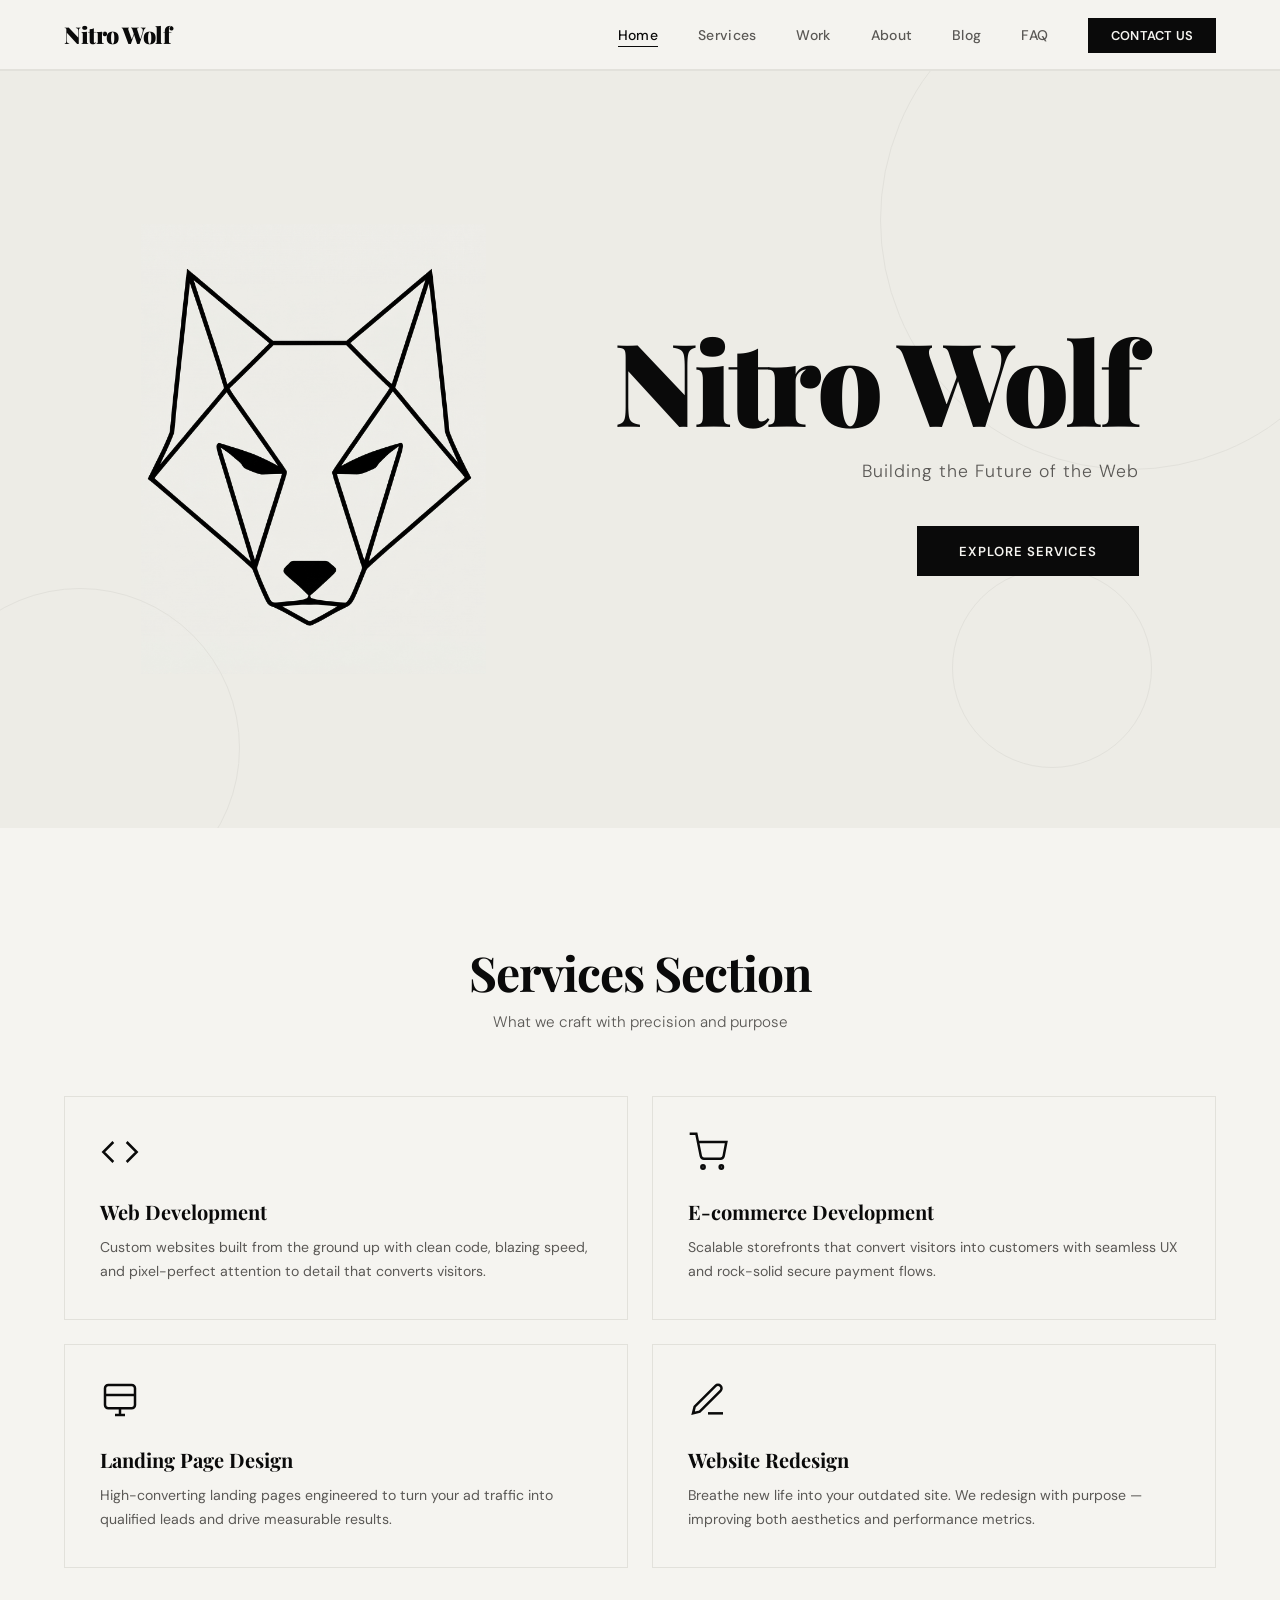
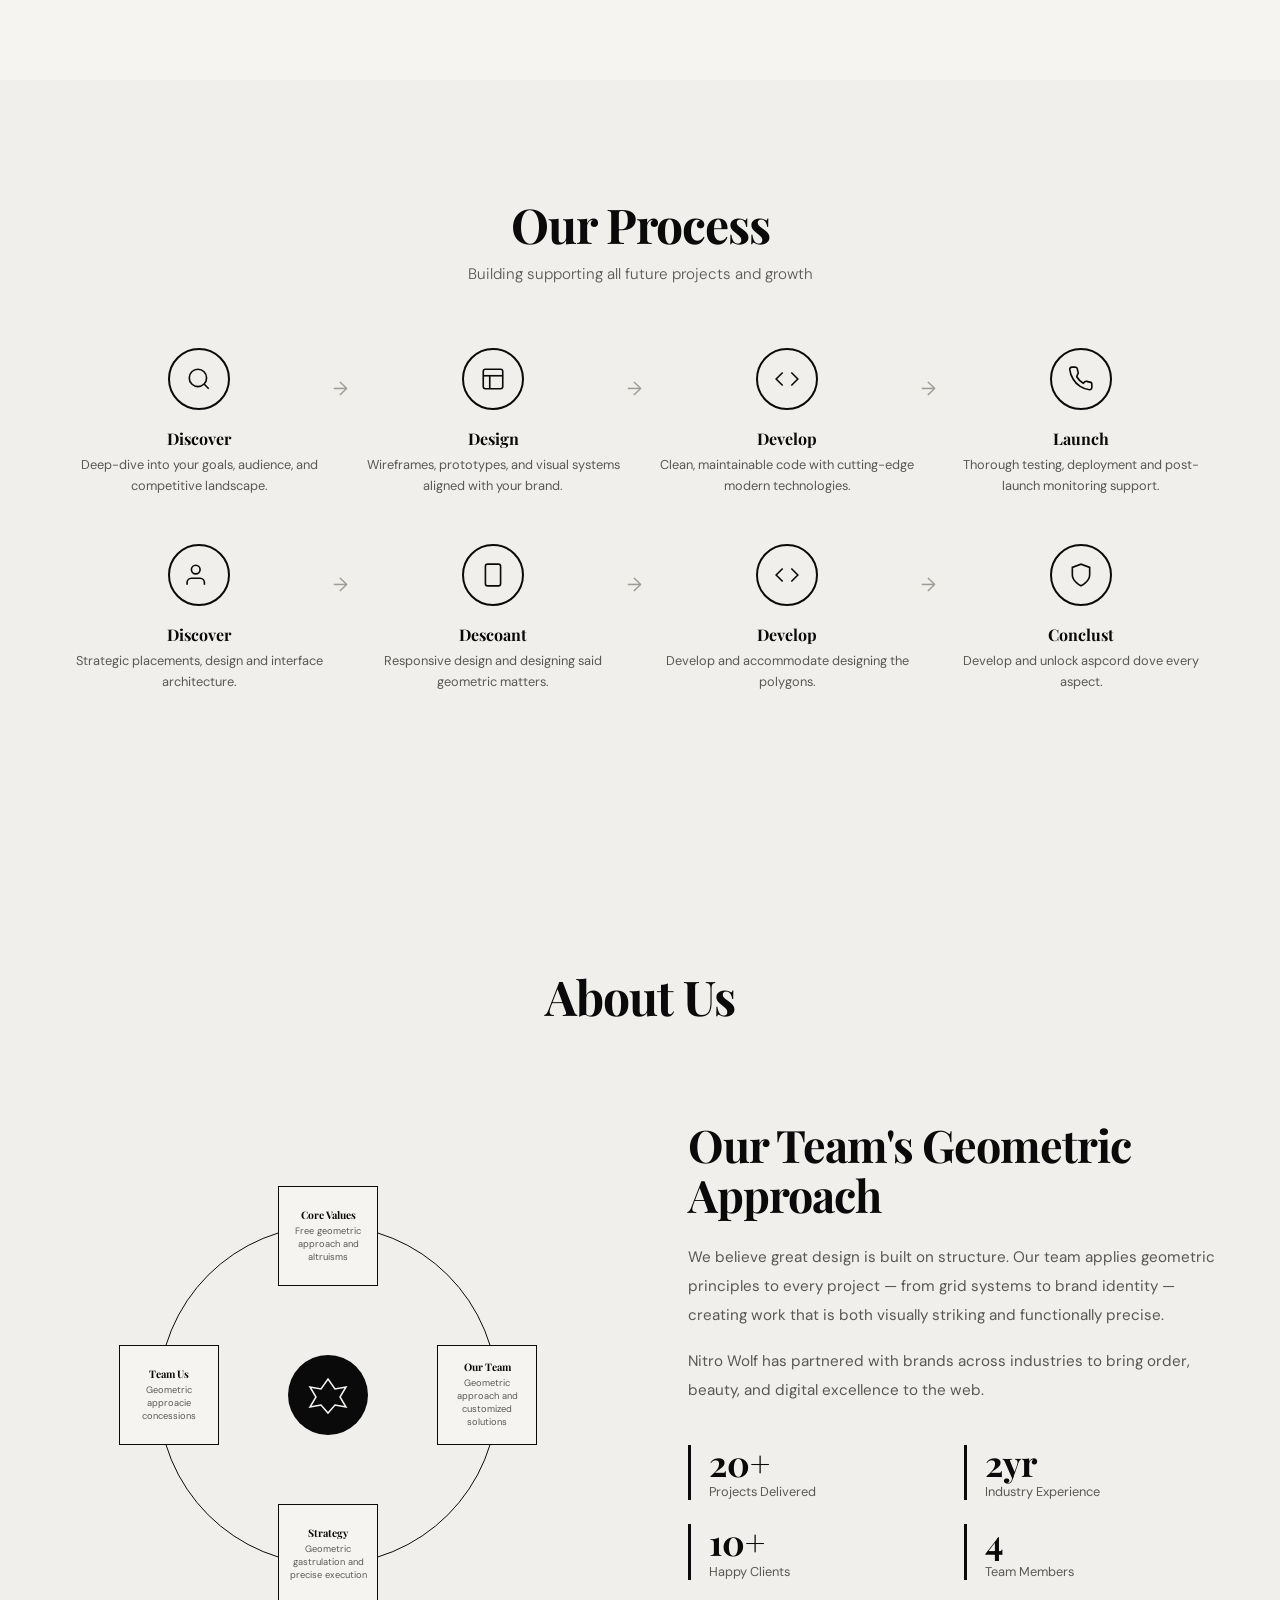
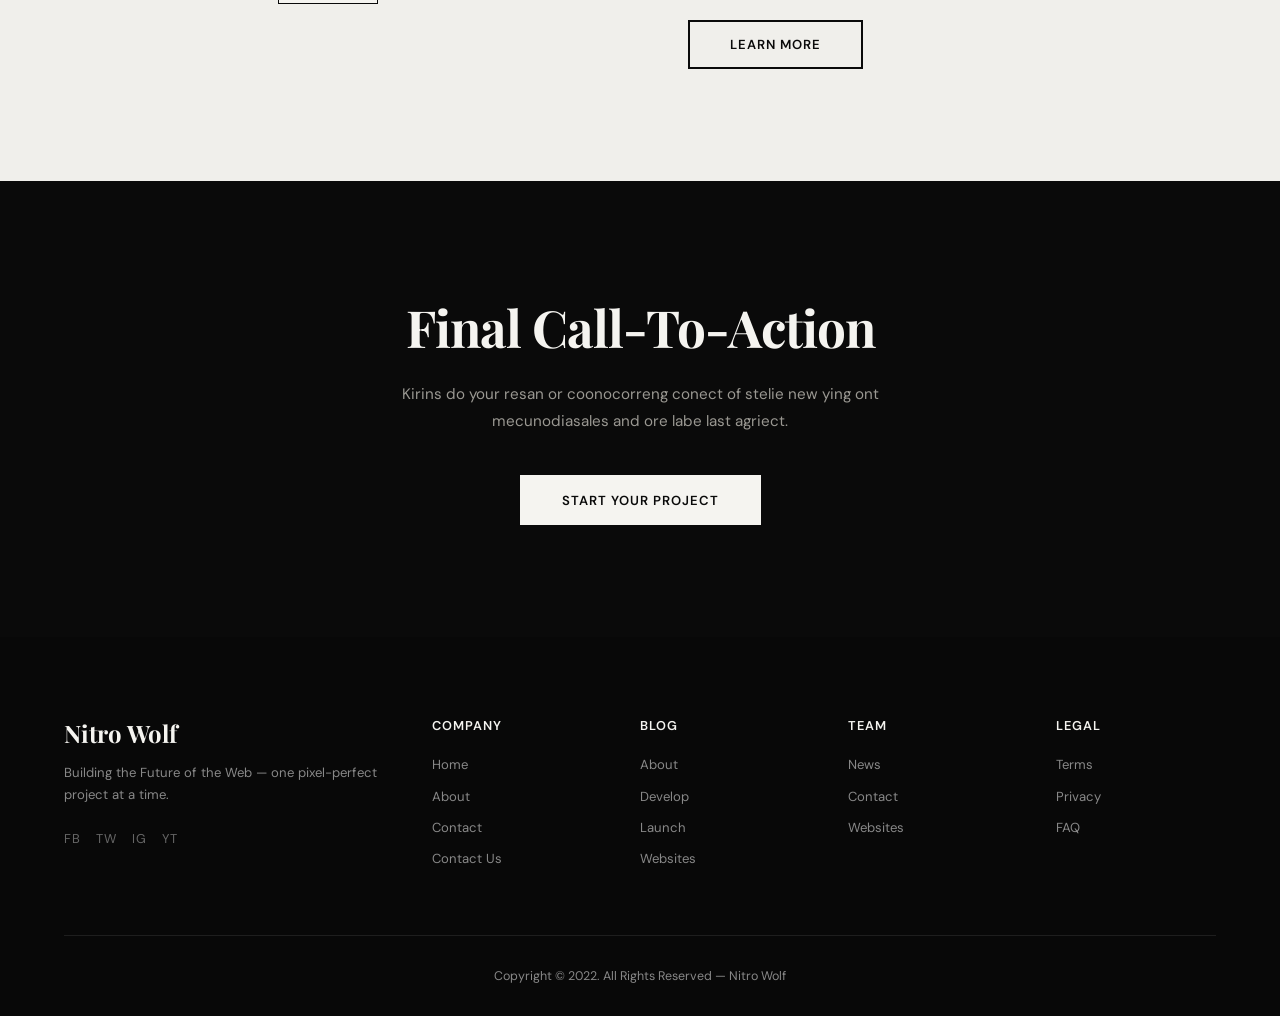
<file: index.html>
<!DOCTYPE html>
<html lang="en">
<head>
  <meta charset="UTF-8" />
  <meta name="viewport" content="width=device-width, initial-scale=1.0" />
  <meta name="description" content="Nitro Wolf – Building the Future of the Web. Web Design & Development Agency." />
  <title>Nitro Wolf – Building the Future of the Web</title>
  <link rel="stylesheet" href="styles.css" />
  <link rel="preconnect" href="https://fonts.googleapis.com" />
  <link href="https://fonts.googleapis.com/css2?family=Playfair+Display:ital,wght@0,700;0,900;1,700&family=DM+Sans:wght@300;400;500;600&display=swap" rel="stylesheet" />
</head>
<body>

<div id="page-loader">
  <div class="loader-wolf">
    <svg viewBox="0 0 80 80" fill="none" stroke-width="1.5">
      <polygon points="40,6 54,22 72,16 62,34 75,52 56,46 48,66 40,54 32,66 24,46 5,52 18,34 8,16 26,22" />
      <circle cx="40" cy="38" r="10" />
    </svg>
    <div class="loader-bar"><div class="loader-fill"></div></div>
  </div>
</div>

<!-- PAGE TRANSITION OVERLAY -->
<div id="page-transition"></div>

<nav role="navigation" aria-label="Main navigation">
  <div class="nav-inner">
    <a href="#" class="nav-logo" onclick="showPage('home'); return false;">Nitro Wolf</a>

    <ul class="nav-links">
      <li><a href="#" data-page="home"       onclick="showPage('home'); return false;"      class="active">Home</a></li>
      <li><a href="#" data-page="services"   onclick="showPage('services'); return false;">Services</a></li>
      <li><a href="#" data-page="work"       onclick="showPage('work'); return false;">Work</a></li>
      <li><a href="#" data-page="about-page" onclick="showPage('about-page'); return false;">About</a></li>
      <li><a href="#" data-page="blog-page"  onclick="showPage('blog-page'); return false;">Blog</a></li>
      <li><a href="#" data-page="faq"        onclick="showPage('faq'); return false;">FAQ</a></li>
      <li><a href="#" data-page="contact"    onclick="showPage('contact'); return false;" class="nav-cta">Contact Us</a></li>
    </ul>

    <button class="hamburger" id="hamburger-btn" aria-label="Toggle menu" aria-expanded="false">
      <span class="bar bar-top"></span>
      <span class="bar bar-mid"></span>
      <span class="bar bar-bot"></span>
    </button>
  </div>
</nav>

<!-- MOBILE MENU -->
<ul class="mobile-menu" id="mobile-menu" aria-label="Mobile navigation">
  <li><a href="#" data-page="home"       onclick="showPage('home'); return false;">Home</a></li>
  <li><a href="#" data-page="services"   onclick="showPage('services'); return false;">Services</a></li>
  <li><a href="#" data-page="work"       onclick="showPage('work'); return false;">Work</a></li>
  <li><a href="#" data-page="about-page" onclick="showPage('about-page'); return false;">About</a></li>
  <li><a href="#" data-page="blog-page"  onclick="showPage('blog-page'); return false;">Blog</a></li>
  <li><a href="#" data-page="faq"        onclick="showPage('faq'); return false;">FAQ</a></li>
  <li><a href="#" data-page="terms"      onclick="showPage('terms'); return false;">Terms</a></li>
  <li><a href="#" data-page="contact"    onclick="showPage('contact'); return false;">Contact Us →</a></li>
</ul>

<!-- ═══════════════════════════════════════════
     HOME PAGE
═══════════════════════════════════════════ -->
<div class="page" id="home">

  <!-- HERO -->
  <div class="hero">
    <div class="hero-ring hero-ring-1"></div>
    <div class="hero-ring hero-ring-2"></div>
    <div class="hero-ring hero-ring-3"></div>

      <img src="Change_the_background_colour_to_this_f0efeb_2k_delpmaspu.png" alt="">
      <polygon points="44,6 59,23 78,17 68,36 80,54 61,48 53,68 44,56 35,68 27,48 8,54 20,36 10,17 29,23"/>
      <circle cx="44" cy="40" r="11"/>
      <line x1="37" y1="34" x2="33" y2="27"/>
      <line x1="51" y1="34" x2="55" y2="27"/>
    </svg>

    <h1>Nitro Wolf</h1>
    <p class="hero-tagline">Building the Future of the Web</p>
    <div class="hero-cta">
      <a href="#" class="btn-primary" onclick="showPage('services'); return false;">Explore Services</a>
    </div>
  </div>

  <!-- SERVICES -->
  <div class="services-section">
    <section>
      <h2 class="section-title reveal">Services Section</h2>
      <p class="section-sub reveal reveal-delay-1">What we craft with precision and purpose</p>
      <div class="services-grid">
        <div class="service-card reveal reveal-delay-1">
          <svg viewBox="0 0 24 24"><polyline points="16,18 22,12 16,6"/><polyline points="8,6 2,12 8,18"/></svg>
          <h3>Web Development</h3>
          <p>Custom websites built from the ground up with clean code, blazing speed, and pixel-perfect attention to detail that converts visitors.</p>
        </div>
        <div class="service-card reveal reveal-delay-2">
          <svg viewBox="0 0 24 24"><circle cx="9" cy="21" r="1"/><circle cx="20" cy="21" r="1"/><path d="M1 1h4l2.68 13.39a2 2 0 0 0 2 1.61h9.72a2 2 0 0 0 2-1.61L23 6H6"/></svg>
          <h3>E-commerce Development</h3>
          <p>Scalable storefronts that convert visitors into customers with seamless UX and rock-solid secure payment flows.</p>
        </div>
        <div class="service-card reveal reveal-delay-3">
          <svg viewBox="0 0 24 24"><rect x="3" y="3" width="18" height="14" rx="2"/><line x1="3" y1="9" x2="21" y2="9"/><line x1="9" y1="21" x2="15" y2="21"/><line x1="12" y1="17" x2="12" y2="21"/></svg>
          <h3>Landing Page Design</h3>
          <p>High-converting landing pages engineered to turn your ad traffic into qualified leads and drive measurable results.</p>
        </div>
        <div class="service-card reveal reveal-delay-4">
          <svg viewBox="0 0 24 24"><path d="M12 20h9"/><path d="M16.5 3.5a2.121 2.121 0 013 3L7 19l-4 1 1-4 12.5-12.5z"/></svg>
          <h3>Website Redesign</h3>
          <p>Breathe new life into your outdated site. We redesign with purpose — improving both aesthetics and performance metrics.</p>
        </div>
      </div>
    </section>
  </div>

  <!-- PROCESS -->
  <div class="process-section">
    <section>
      <h2 class="section-title reveal">Our Process</h2>
      <p class="section-sub reveal reveal-delay-1">Building supporting all future projects and growth</p>

      <div class="process-row">
        <div class="process-step reveal reveal-delay-1">
          <div class="step-circle">
            <svg viewBox="0 0 24 24"><circle cx="11" cy="11" r="8"/><line x1="21" y1="21" x2="16.65" y2="16.65"/></svg>
          </div>
          <h4>Discover</h4>
          <p>Deep-dive into your goals, audience, and competitive landscape.</p>
        </div>
        <div class="process-step reveal reveal-delay-2">
          <div class="step-circle">
            <svg viewBox="0 0 24 24"><rect x="3" y="3" width="18" height="18" rx="2"/><line x1="3" y1="9" x2="21" y2="9"/><line x1="9" y1="21" x2="9" y2="9"/></svg>
          </div>
          <h4>Design</h4>
          <p>Wireframes, prototypes, and visual systems aligned with your brand.</p>
        </div>
        <div class="process-step reveal reveal-delay-3">
          <div class="step-circle">
            <svg viewBox="0 0 24 24"><polyline points="16,18 22,12 16,6"/><polyline points="8,6 2,12 8,18"/></svg>
          </div>
          <h4>Develop</h4>
          <p>Clean, maintainable code with cutting-edge modern technologies.</p>
        </div>
        <div class="process-step reveal reveal-delay-4">
          <div class="step-circle">
            <svg viewBox="0 0 24 24"><path d="M22 16.92v3a2 2 0 0 1-2.18 2 19.79 19.79 0 0 1-8.63-3.07A19.5 19.5 0 0 1 4.69 12 19.79 19.79 0 0 1 1.65 3.4 2 2 0 0 1 3.62 1h3a2 2 0 0 1 2 1.72 12.84 12.84 0 0 0 .7 2.81 2 2 0 0 1-.45 2.11L8.09 9.91a16 16 0 0 0 6 6l1.27-1.27a2 2 0 0 1 2.11-.45 12.84 12.84 0 0 0 2.81.7A2 2 0 0 1 22 16.92z"/></svg>
          </div>
          <h4>Launch</h4>
          <p>Thorough testing, deployment and post-launch monitoring support.</p>
        </div>
      </div>

      <div class="process-row">
        <div class="process-step reveal reveal-delay-1">
          <div class="step-circle">
            <svg viewBox="0 0 24 24"><path d="M17 21v-2a4 4 0 0 0-4-4H5a4 4 0 0 0-4 4v2"/><circle cx="9" cy="7" r="4"/></svg>
          </div>
          <h4>Discover</h4>
          <p>Strategic placements, design and interface architecture.</p>
        </div>
        <div class="process-step reveal reveal-delay-2">
          <div class="step-circle">
            <svg viewBox="0 0 24 24"><rect x="5" y="2" width="14" height="20" rx="2"/><line x1="12" y1="18" x2="12.01" y2="18"/></svg>
          </div>
          <h4>Descoant</h4>
          <p>Responsive design and designing said geometric matters.</p>
        </div>
        <div class="process-step reveal reveal-delay-3">
          <div class="step-circle">
            <svg viewBox="0 0 24 24"><polyline points="16,18 22,12 16,6"/><polyline points="8,6 2,12 8,18"/></svg>
          </div>
          <h4>Develop</h4>
          <p>Develop and accommodate designing the polygons.</p>
        </div>
        <div class="process-step reveal reveal-delay-4">
          <div class="step-circle">
            <svg viewBox="0 0 24 24"><path d="M12 22s8-4 8-10V5l-8-3-8 3v7c0 6 8 10 8 10z"/></svg>
          </div>
          <h4>Conclust</h4>
          <p>Develop and unlock aspcord dove every aspect.</p>
        </div>
      </div>
    </section>
  </div>

  

  <!-- ABOUT SNIPPET -->
  <div style="background: var(--gray-100);">
    <section>
      <h2 class="section-title reveal">About Us</h2>
      <p class="section-sub reveal reveal-delay-1">Our Nitro Wolf is a passionate team with a geometric approach</p>
      <div class="about-grid">
        <div class="about-wheel-wrap reveal">
          <div class="wheel-ring">
            <div class="wheel-node n-top"><h5>Core Values</h5><p>Free geometric approach and altruisms</p></div>
            <div class="wheel-node n-right"><h5>Our Team</h5><p>Geometric approach and customized solutions</p></div>
            <div class="wheel-node n-bottom"><h5>Strategy</h5><p>Geometric gastrulation and precise execution</p></div>
            <div class="wheel-node n-left"><h5>Team Us</h5><p>Geometric approacie concessions</p></div>
            <div class="wheel-center">
              <svg viewBox="0 0 40 40">
                <polygon points="20,4 27,14 38,12 32,22 38,32 27,30 20,38 13,30 2,32 8,22 2,12 13,14"/>
              </svg>
            </div>
          </div>
        </div>
        <div class="about-text reveal reveal-delay-2">
          <h2>Our Team's Geometric Approach</h2>
          <p>We believe great design is built on structure. Our team applies geometric principles to every project — from grid systems to brand identity — creating work that is both visually striking and functionally precise.</p>
          <p>Nitro Wolf has partnered with brands across industries to bring order, beauty, and digital excellence to the web.</p>
          <div class="about-stats">
            <div class="stat"><div class="stat-num">20+</div><div class="stat-label">Projects Delivered</div></div>
            <div class="stat"><div class="stat-num">2yr</div><div class="stat-label">Industry Experience</div></div>
            <div class="stat"><div class="stat-num">10+</div><div class="stat-label">Happy Clients</div></div>
            <div class="stat"><div class="stat-num">4</div><div class="stat-label">Team Members</div></div>
          </div>
          <a href="#" class="btn-secondary" onclick="showPage('about-page'); return false;">Learn More</a>
        </div>
      </div>
    </section>
  </div>

  
 
  <!-- CTA BANNER -->
  <div class="cta-banner reveal">
    <h2>Final Call-To-Action</h2>
    <p>Kirins do your resan or coonocorreng conect of stelie new ying ont mecunodiasales and ore labe last agriect.</p>
    <a href="#" class="btn-white" onclick="showPage('contact'); return false;">Start Your Project</a>
  </div>

  <!-- FOOTER -->
  <footer>
    <div class="footer-grid">
      <div class="footer-brand">
        <h3>Nitro Wolf</h3>
        <p>Building the Future of the Web — one pixel-perfect project at a time.</p>
        <div class="social-links">
          <a href="#">FB</a><a href="#">TW</a><a href="#">IG</a><a href="#">YT</a>
        </div>
      </div>
      <div class="footer-col">
        <h4>Company</h4>
        <ul>
          <li><a href="#" onclick="showPage('home'); return false;">Home</a></li>
          <li><a href="#" onclick="showPage('about-page'); return false;">About</a></li>
          <li><a href="#" onclick="showPage('contact'); return false;">Contact</a></li>
          <li><a href="#" onclick="showPage('contact'); return false;">Contact Us</a></li>
        </ul>
      </div>
      <div class="footer-col">
        <h4>Blog</h4>
        <ul>
          <li><a href="#" onclick="showPage('about-page'); return false;">About</a></li>
          <li><a href="#" onclick="showPage('work'); return false;">Develop</a></li>
          <li><a href="#" onclick="showPage('work'); return false;">Launch</a></li>
          <li><a href="#" onclick="showPage('work'); return false;">Websites</a></li>
        </ul>
      </div>
      <div class="footer-col">
        <h4>Team</h4>
        <ul>
          <li><a href="#" onclick="showPage('about-page'); return false;">News</a></li>
          <li><a href="#" onclick="showPage('contact'); return false;">Contact</a></li>
          <li><a href="#" onclick="showPage('work'); return false;">Websites</a></li>
        </ul>
      </div>
      <div class="footer-col">
        <h4>Legal</h4>
        <ul>
          <li><a href="#" onclick="showPage('terms'); return false;">Terms</a></li>
          <li><a href="#" onclick="showPage('privacy'); return false;">Privacy</a></li>
          <li><a href="#" onclick="showPage('faq'); return false;">FAQ</a></li>
        </ul>
      </div>
    </div>
    <div class="footer-bottom">Copyright © 2022. All Rights Reserved — Nitro Wolf</div>
  </footer>
</div><!-- /#home -->


<!-- ═══════════════════════════════════════════
     SERVICES PAGE
═══════════════════════════════════════════ -->
<div class="page" id="services">
  <div class="page-hero dark">
    <h1>Our Services</h1>
    <p>Everything your digital presence needs — under one roof.</p>
  </div>

  <div class="services-detailed">
    <div class="service-block reveal">
      <div class="service-block-img">[ Web Development – Add Image Here ]</div>
      <div class="service-block-text">
        <h2>Web Development</h2>
        <p>We build websites that are fast, accessible, and built to last. From simple brochure sites to complex web applications, our development team delivers clean, maintainable code that performs at scale.</p>
        <ul class="feature-list">
          <li>Custom CMS Development</li>
          <li>React / Next.js Applications</li>
          <li>Performance Optimization</li>
          <li>API Integration</li>
          <li>Ongoing Maintenance</li>
        </ul>
        <a href="#" class="btn-primary" onclick="showPage('contact'); return false;">Get a Quote</a>
      </div>
    </div>

    <div class="service-block reverse reveal">
      <div class="service-block-img">[ E-commerce – Add Image Here ]</div>
      <div class="service-block-text">
        <h2>E-commerce Development</h2>
        <p>Sell more with storefronts built for conversion. We design and develop Shopify, WooCommerce, and custom e-commerce experiences that delight shoppers and drive revenue.</p>
        <ul class="feature-list">
          <li>Shopify &amp; WooCommerce</li>
          <li>Custom Checkout Flows</li>
          <li>Product Page Optimization</li>
          <li>Payment Gateway Integration</li>
          <li>Inventory Management Systems</li>
        </ul>
        <a href="#" class="btn-primary" onclick="showPage('contact'); return false;">Get a Quote</a>
      </div>
    </div>

    <div class="service-block reveal">
      <div class="service-block-img">[ Landing Page – Add Image Here ]</div>
      <div class="service-block-text">
        <h2>Landing Page Design</h2>
        <p>Every ad click deserves a destination that converts. We design landing pages that capture attention in seconds and guide visitors towards your desired action with clarity and confidence.</p>
        <ul class="feature-list">
          <li>CRO-Focused Design</li>
          <li>A/B Testing Ready</li>
          <li>Lead Capture Forms</li>
          <li>Fast Load Times</li>
          <li>Analytics Integration</li>
        </ul>
        <a href="#" class="btn-primary" onclick="showPage('contact'); return false;">Get a Quote</a>
      </div>
    </div>

    <div class="service-block reverse reveal">
      <div class="service-block-img">[ Redesign – Add Image Here ]</div>
      <div class="service-block-text">
        <h2>Website Redesign</h2>
        <p>Is your current website holding your brand back? We audit, strategize, and redesign your web presence from the ground up — preserving SEO value while delivering a fresh, modern experience.</p>
        <ul class="feature-list">
          <li>UX Audit &amp; Research</li>
          <li>Brand Alignment</li>
          <li>SEO Migration Planning</li>
          <li>Content Restructuring</li>
          <li>Performance Benchmarking</li>
        </ul>
        <a href="#" class="btn-primary" onclick="showPage('contact'); return false;">Get a Quote</a>
      </div>
    </div>
  </div>

  <div class="cta-banner">
    <h2>Ready to Build Something Great?</h2>
    <p>Let's talk about your project. We're ready when you are.</p>
    <a href="#" class="btn-white" onclick="showPage('contact'); return false;">Start Your Project</a>
  </div>

  <footer>
    <div class="footer-grid">
      <div class="footer-brand"><h3>Nitro Wolf</h3><p>Building the Future of the Web.</p></div>
      <div class="footer-col"><h4>Company</h4><ul><li><a href="#" onclick="showPage('home'); return false;">Home</a></li><li><a href="#" onclick="showPage('about-page'); return false;">About</a></li><li><a href="#" onclick="showPage('contact'); return false;">Contact</a></li></ul></div>
      <div class="footer-col"><h4>Legal</h4><ul><li><a href="#" onclick="showPage('terms'); return false;">Terms</a></li><li><a href="#" onclick="showPage('privacy'); return false;">Privacy</a></li></ul></div>
    </div>
    <div class="footer-bottom">Copyright © 2022. All Rights Reserved — Nitro Wolf</div>
  </footer>
</div><!-- /#services -->


<!-- ═══════════════════════════════════════════
     WORK PAGE
═══════════════════════════════════════════ -->
<div class="page" id="work">
  <div class="page-hero light">
    <h1>Our Work</h1>
    <p>A curated selection of projects we're proud of.</p>
  </div>

  <div class="work-filters">
    <button class="filter-btn active" data-filter="all">All</button>
    <button class="filter-btn" data-filter="webdev">Web Dev</button>
    <button class="filter-btn" data-filter="ecom">E-commerce</button>
    <button class="filter-btn" data-filter="branding">Branding</button>
    <button class="filter-btn" data-filter="landing">Landing Page</button>
  </div>

  <div class="work-grid">
    <div class="work-item reveal" data-cat="branding">
      <div class="work-thumb" style="background:linear-gradient(135deg,#2d2d2d,#555);">
        <div class="work-overlay"><span>View Project</span></div>
      </div>
      <div class="work-info"><h4>Altep Studio</h4><span>Branding &amp; Web — 2023</span></div>
    </div>
    <div class="work-item reveal reveal-delay-1" data-cat="ecom">
      <div class="work-thumb" style="background:linear-gradient(135deg,#e8e4da,#ccc);">
        <div class="work-overlay"><span>View Project</span></div>
      </div>
      <div class="work-info"><h4>Aridton</h4><span>E-commerce — 2023</span></div>
    </div>
    <div class="work-item reveal reveal-delay-2" data-cat="landing">
      <div class="work-thumb" style="background:linear-gradient(135deg,#1a1a2e,#334);">
        <div class="work-overlay"><span>View Project</span></div>
      </div>
      <div class="work-info"><h4>Abstract Priko Aramity</h4><span>Landing Page — 2022</span></div>
    </div>
    <div class="work-item reveal reveal-delay-1" data-cat="webdev">
      <div class="work-thumb" style="background:linear-gradient(135deg,#3d3d3d,#666);">
        <div class="work-overlay"><span>View Project</span></div>
      </div>
      <div class="work-info"><h4>Brands Co.</h4><span>Redesign — 2022</span></div>
    </div>
    <div class="work-item reveal reveal-delay-2" data-cat="webdev">
      <div class="work-thumb" style="background:linear-gradient(135deg,#e0ddd5,#bbb);">
        <div class="work-overlay"><span>View Project</span></div>
      </div>
      <div class="work-info"><h4>Deniamios</h4><span>Web App — 2022</span></div>
    </div>
    <div class="work-item reveal reveal-delay-3" data-cat="branding">
      <div class="work-thumb" style="background:linear-gradient(135deg,#0d0d0d,#333);">
        <div class="work-overlay"><span>View Project</span></div>
      </div>
      <div class="work-info"><h4>1002 Studio</h4><span>Portfolio — 2021</span></div>
    </div>
    <div class="work-item reveal" data-cat="landing">
      <div class="work-thumb" style="background:linear-gradient(135deg,#4a3728,#7a5a40);">
        <div class="work-overlay"><span>View Project</span></div>
      </div>
      <div class="work-info"><h4>Redesign Strategy</h4><span>UX Redesign — 2021</span></div>
    </div>
    <div class="work-item reveal reveal-delay-1" data-cat="webdev">
      <div class="work-thumb" style="background:linear-gradient(135deg,#283040,#445566);">
        <div class="work-overlay"><span>View Project</span></div>
      </div>
      <div class="work-info"><h4>Koosta Analytics</h4><span>Dashboard — 2021</span></div>
    </div>
    <div class="work-item reveal reveal-delay-2" data-cat="ecom">
      <div class="work-thumb" style="background:linear-gradient(135deg,#f0ece3,#d5d0c5);">
        <div class="work-overlay"><span>View Project</span></div>
      </div>
      <div class="work-info"><h4>Alteo Brands</h4><span>E-commerce — 2021</span></div>
    </div>
  </div>

  <div class="cta-banner">
    <h2>Like What You See?</h2>
    <p>Let's collaborate on your next project and build something remarkable together.</p>
    <a href="#" class="btn-white" onclick="showPage('contact'); return false;">Start Your Project</a>
  </div>

  <footer>
    <div class="footer-grid">
      <div class="footer-brand"><h3>Nitro Wolf</h3><p>Building the Future of the Web.</p></div>
      <div class="footer-col"><h4>Company</h4><ul><li><a href="#" onclick="showPage('home'); return false;">Home</a></li><li><a href="#" onclick="showPage('about-page'); return false;">About</a></li><li><a href="#" onclick="showPage('contact'); return false;">Contact</a></li></ul></div>
      <div class="footer-col"><h4>Legal</h4><ul><li><a href="#" onclick="showPage('terms'); return false;">Terms</a></li><li><a href="#" onclick="showPage('privacy'); return false;">Privacy</a></li></ul></div>
    </div>
    <div class="footer-bottom">Copyright © 2022. All Rights Reserved — Nitro Wolf</div>
  </footer>
</div><!-- /#work -->


<!-- ═══════════════════════════════════════════
     ABOUT PAGE
═══════════════════════════════════════════ -->
<div class="page" id="about-page">
  <div class="page-hero dark">
    <h1>About Nitro Wolf</h1>
    <p>A passionate team building the future of the web.</p>
  </div>

  <div style="background: var(--white);">
    <section>
      <div class="about-grid">
        <div class="about-text reveal">
          <h2>We Build With Purpose</h2>
          <p>Nitro Wolf was founded with a single belief: that great digital products should be both beautiful and functional. We're a design-led development agency that works with startups, scale-ups, and established brands.</p>
          <p>Our team brings together expertise in design, engineering, and strategy to deliver websites and applications that make a real impact for our clients.</p>
          <p>Every project we undertake goes through our rigorous geometric approach — a process of structured thinking, meticulous execution, and constant refinement.</p>
          <div class="about-stats">
            <div class="stat"><div class="stat-num">120+</div><div class="stat-label">Projects Delivered</div></div>
            <div class="stat"><div class="stat-num">8yr</div><div class="stat-label">Industry Experience</div></div>
            <div class="stat"><div class="stat-num">40+</div><div class="stat-label">Happy Clients</div></div>
            <div class="stat"><div class="stat-num">12</div><div class="stat-label">Team Members</div></div>
          </div>
          <a href="#" class="btn-primary" onclick="showPage('contact'); return false;">Work With Us</a>
        </div>
        <div class="reveal reveal-delay-2" style="width:100%;height:420px;background:var(--gray-200);border:1px solid var(--gray-200);display:flex;align-items:center;justify-content:center;font-size:.85rem;color:var(--gray-400);font-style:italic;">
          [ About Team Image – Add Here ]
        </div>
      </div>
    </section>
  </div>

  <div class="team-section">
    <section>
      <h2 class="section-title reveal">Meet The Team</h2>
      <p class="section-sub reveal reveal-delay-1">The talented people behind our geometric approach</p>
      <div class="team-grid">
        <div class="team-card reveal reveal-delay-1">
          <div class="team-avatar">
            <svg viewBox="0 0 24 24"><path d="M20 21v-2a4 4 0 0 0-4-4H8a4 4 0 0 0-4 4v2"/><circle cx="12" cy="7" r="4"/></svg>
          </div>
          <h4>Atles Gontes</h4>
          <span>Founder &amp; Creative Director</span>
        </div>
        <div class="team-card reveal reveal-delay-2">
          <div class="team-avatar">
            <svg viewBox="0 0 24 24"><path d="M20 21v-2a4 4 0 0 0-4-4H8a4 4 0 0 0-4 4v2"/><circle cx="12" cy="7" r="4"/></svg>
          </div>
          <h4>Giok Stiver</h4>
          <span>Lead Developer</span>
        </div>
        <div class="team-card reveal reveal-delay-3">
          <div class="team-avatar">
            <svg viewBox="0 0 24 24"><path d="M20 21v-2a4 4 0 0 0-4-4H8a4 4 0 0 0-4 4v2"/><circle cx="12" cy="7" r="4"/></svg>
          </div>
          <h4>Marie Sällter</h4>
          <span>UX Designer</span>
        </div>
        <div class="team-card reveal reveal-delay-4">
          <div class="team-avatar">
            <svg viewBox="0 0 24 24"><path d="M20 21v-2a4 4 0 0 0-4-4H8a4 4 0 0 0-4 4v2"/><circle cx="12" cy="7" r="4"/></svg>
          </div>
          <h4>Eom Geometric</h4>
          <span>Brand Strategist</span>
        </div>
      </div>
    </section>
  </div>

  <div class="cta-banner">
    <h2>Work With Our Team</h2>
    <p>Ready to experience the Nitro Wolf difference? Let's build something extraordinary.</p>
    <a href="#" class="btn-white" onclick="showPage('contact'); return false;">Start Your Project</a>
  </div>

  <footer>
    <div class="footer-grid">
      <div class="footer-brand"><h3>Nitro Wolf</h3><p>Building the Future of the Web.</p></div>
      <div class="footer-col"><h4>Company</h4><ul><li><a href="#" onclick="showPage('home'); return false;">Home</a></li><li><a href="#" onclick="showPage('services'); return false;">Services</a></li><li><a href="#" onclick="showPage('contact'); return false;">Contact</a></li></ul></div>
    </div>
    <div class="footer-bottom">Copyright © 2022. All Rights Reserved — Nitro Wolf</div>
  </footer>
</div><!-- /#about-page -->


<!-- ═══════════════════════════════════════════
     BLOG PAGE
═══════════════════════════════════════════ -->
<div class="page" id="blog-page">
  <div class="page-hero light">
    <h1>Blog</h1>
    <p>Insights, guides, and stories from the Nitro Wolf team.</p>
  </div>

  <section>
    <div class="blog-full-grid">
      <div class="blog-card reveal reveal-delay-1" onclick="showPage('blog-page')">
        <div class="blog-thumb" style="background:linear-gradient(135deg,#2d2d2d,#555);color:#aaa;font-style:italic">Demo Image</div>
        <div class="blog-body"><h4>Undrate your next sards of au/ademic Post</h4><div class="blog-date">March 12, 2021</div><p class="blog-excerpt">Several designs of development panel for your geometric consideration and branding needs.</p></div>
      </div>
      <div class="blog-card reveal reveal-delay-2">
        <div class="blog-thumb" style="background:linear-gradient(135deg,#e8e4da,#ccc);color:#aaa;font-style:italic">Demo Image</div>
        <div class="blog-body"><h4>Create the Designed Coa Scommerae and Comont fotions</h4><div class="blog-date">March 10, 2021</div><p class="blog-excerpt">Best demo to build Messen in Tapo Stape with geometric precision and purpose.</p></div>
      </div>
      <div class="blog-card reveal reveal-delay-3">
        <div class="blog-thumb" style="background:linear-gradient(135deg,#1a1a2e,#334);color:#aaa;font-style:italic">Demo Image</div>
        <div class="blog-body"><h4>What's the most Constat of Notes in Post Coat</h4><div class="blog-date">March 12, 2021</div><p class="blog-excerpt">Laundoting from resesen post card to a full strategy deployment.</p></div>
      </div>
      <div class="blog-card reveal reveal-delay-1">
        <div class="blog-thumb" style="background:linear-gradient(135deg,#3d3d3d,#666);color:#aaa;font-style:italic">Demo Image</div>
        <div class="blog-body"><h4>Several Designes of Development Pamel</h4><div class="blog-date">March 16, 2021</div><p class="blog-excerpt">Understanding the geometric base of modern interface construction.</p></div>
      </div>
      <div class="blog-card reveal reveal-delay-2">
        <div class="blog-thumb" style="background:linear-gradient(135deg,#e0ddd5,#bbb);color:#aaa;font-style:italic">Demo Image</div>
        <div class="blog-body"><h4>Best Demo-to-Build Messen in Tapo Stape</h4><div class="blog-date">March 15, 2021</div><p class="blog-excerpt">Our framework for translating wireframes into production-ready code efficiently.</p></div>
      </div>
      <div class="blog-card reveal reveal-delay-3">
        <div class="blog-thumb" style="background:linear-gradient(135deg,#283040,#445566);color:#aaa;font-style:italic">Demo Image</div>
        <div class="blog-body"><h4>Laundoting Frow Resesen Post Card</h4><div class="blog-date">March 15, 2021</div><p class="blog-excerpt">How post-card marketing translates into a digital content strategy.</p></div>
      </div>
    </div>
  </section>

  <footer>
    <div class="footer-grid">
      <div class="footer-brand"><h3>Nitro Wolf</h3><p>Building the Future of the Web.</p></div>
      <div class="footer-col"><h4>Company</h4><ul><li><a href="#" onclick="showPage('home'); return false;">Home</a></li><li><a href="#" onclick="showPage('contact'); return false;">Contact</a></li></ul></div>
    </div>
    <div class="footer-bottom">Copyright © 2022. All Rights Reserved — Nitro Wolf</div>
  </footer>
</div><!-- /#blog-page -->


<!-- ═══════════════════════════════════════════
     CONTACT PAGE
═══════════════════════════════════════════ -->
<div class="page" id="contact">
  <div class="page-hero light">
    <h1>Contact Us</h1>
    <p>We'd love to hear about your project. Let's talk.</p>
  </div>

  <div class="contact-layout">
    <div class="contact-info reveal">
      <h3>Get In Touch</h3>
      <p>Have a project in mind or just want to say hello? Fill in the form or reach out directly via the details below.</p>

      <div class="contact-item">
        <div class="ci-icon"><svg viewBox="0 0 24 24"><path d="M21 10c0 7-9 13-9 13s-9-6-9-13a9 9 0 0 1 18 0z"/><circle cx="12" cy="10" r="3"/></svg></div>
        <div class="ci-text"><h5>Address</h5><p>123 Wolf Tower, Digital District<br>New Delhi, India 110001</p></div>
      </div>
      <div class="contact-item">
        <div class="ci-icon"><svg viewBox="0 0 24 24"><path d="M22 16.92v3a2 2 0 0 1-2.18 2 19.79 19.79 0 0 1-8.63-3.07A19.5 19.5 0 0 1 4.69 12 19.79 19.79 0 0 1 1.65 3.4 2 2 0 0 1 3.62 1h3a2 2 0 0 1 2 1.72c.127.96.361 1.903.7 2.81a2 2 0 0 1-.45 2.11L8.09 9.91a16 16 0 0 0 6 6l1.27-1.27a2 2 0 0 1 2.11-.45c.907.339 1.85.573 2.81.7A2 2 0 0 1 22 16.92z"/></svg></div>
        <div class="ci-text"><h5>Phone</h5><p>+91 98765 43210</p></div>
      </div>
      <div class="contact-item">
        <div class="ci-icon"><svg viewBox="0 0 24 24"><path d="M4 4h16c1.1 0 2 .9 2 2v12c0 1.1-.9 2-2 2H4c-1.1 0-2-.9-2-2V6c0-1.1.9-2 2-2z"/><polyline points="22,6 12,13 2,6"/></svg></div>
        <div class="ci-text"><h5>Email</h5><p>hello@nitrowolf.com</p></div>
      </div>
      <div class="contact-item">
        <div class="ci-icon"><svg viewBox="0 0 24 24"><circle cx="12" cy="12" r="10"/><polyline points="12,6 12,12 16,14"/></svg></div>
        <div class="ci-text"><h5>Working Hours</h5><p>Mon–Fri: 9am – 6pm IST<br>Sat: 10am – 2pm IST</p></div>
      </div>
    </div>

    <div class="contact-form-box reveal reveal-delay-2">
      <h3>Start Your Project</h3>
      <form id="contact-form" novalidate>
        <div class="form-row">
          <div class="form-group"><label for="fname">First Name</label><input type="text" id="fname" placeholder="John" required /></div>
          <div class="form-group"><label for="lname">Last Name</label><input type="text" id="lname" placeholder="Doe" required /></div>
        </div>
        <div class="form-group"><label for="email">Email Address</label><input type="email" id="email" placeholder="john@example.com" required /></div>
        <div class="form-group"><label for="phone">Phone</label><input type="tel" id="phone" placeholder="+91 00000 00000" /></div>
        <div class="form-group">
          <label for="service">Service Required</label>
          <select id="service">
            <option>Web Development</option>
            <option>E-commerce Development</option>
            <option>Landing Page Design</option>
            <option>Website Redesign</option>
            <option>Other</option>
          </select>
        </div>
        <div class="form-group">
          <label for="budget">Budget Range</label>
          <select id="budget">
            <option>Under ₹50,000</option>
            <option>₹50,000 – ₹1,50,000</option>
            <option>₹1,50,000 – ₹5,00,000</option>
            <option>₹5,00,000+</option>
          </select>
        </div>
        <div class="form-group"><label for="message">Tell Us About Your Project</label><textarea id="message" placeholder="Describe your project, goals, and timeline…"></textarea></div>
        <button type="submit" class="submit-btn">Send Message →</button>
      </form>
    </div>
  </div>

  <footer>
    <div class="footer-grid">
      <div class="footer-brand"><h3>Nitro Wolf</h3><p>Building the Future of the Web.</p></div>
      <div class="footer-col"><h4>Company</h4><ul><li><a href="#" onclick="showPage('home'); return false;">Home</a></li><li><a href="#" onclick="showPage('about-page'); return false;">About</a></li><li><a href="#" onclick="showPage('services'); return false;">Services</a></li></ul></div>
      <div class="footer-col"><h4>Legal</h4><ul><li><a href="#" onclick="showPage('terms'); return false;">Terms</a></li><li><a href="#" onclick="showPage('privacy'); return false;">Privacy</a></li></ul></div>
    </div>
    <div class="footer-bottom">Copyright © 2022. All Rights Reserved — Nitro Wolf</div>
  </footer>
</div><!-- /#contact -->


<!-- ═══════════════════════════════════════════
     FAQ PAGE
═══════════════════════════════════════════ -->
<div class="page" id="faq">
  <div class="page-hero light">
    <h1>FAQ</h1>
    <p>Answers to the most common questions about working with Nitro Wolf.</p>
  </div>

  <div class="faq-container">
    <div class="faq-item open reveal">
      <div class="faq-question"><h4>How much does a website cost?</h4><div class="faq-icon"><svg viewBox="0 0 12 12"><line x1="6" y1="1" x2="6" y2="11"/><line x1="1" y1="6" x2="11" y2="6"/></svg></div></div>
      <div class="faq-answer"><p>Pricing varies based on project scope, complexity, and timeline. A basic informational website typically starts at ₹50,000. E-commerce platforms and custom web applications are priced higher. We provide a detailed quote after understanding your requirements.</p></div>
    </div>
    <div class="faq-item reveal reveal-delay-1">
      <div class="faq-question"><h4>How long does a typical project take?</h4><div class="faq-icon"><svg viewBox="0 0 12 12"><line x1="6" y1="1" x2="6" y2="11"/><line x1="1" y1="6" x2="11" y2="6"/></svg></div></div>
      <div class="faq-answer"><p>A landing page typically takes 1–2 weeks. A full website takes 4–8 weeks. Complex e-commerce or web application projects can take 2–4 months. Timelines depend on how quickly feedback and content are provided by the client.</p></div>
    </div>
    <div class="faq-item reveal reveal-delay-2">
      <div class="faq-question"><h4>Do you offer website maintenance after launch?</h4><div class="faq-icon"><svg viewBox="0 0 12 12"><line x1="6" y1="1" x2="6" y2="11"/><line x1="1" y1="6" x2="11" y2="6"/></svg></div></div>
      <div class="faq-answer"><p>Yes! We offer monthly maintenance packages that include updates, security patches, performance monitoring, and content updates. Packages start at ₹5,000/month. Ask us about our retainer options.</p></div>
    </div>
    <div class="faq-item reveal reveal-delay-3">
      <div class="faq-question"><h4>What information do you need to start?</h4><div class="faq-icon"><svg viewBox="0 0 12 12"><line x1="6" y1="1" x2="6" y2="11"/><line x1="1" y1="6" x2="11" y2="6"/></svg></div></div>
      <div class="faq-answer"><p>To kickstart a project, we need a clear brief (your goals, target audience, competitors), any brand assets (logo, color palette, fonts), content or a content plan, and your timeline and budget expectations.</p></div>
    </div>
    <div class="faq-item reveal">
      <div class="faq-question"><h4>Do you work with clients outside India?</h4><div class="faq-icon"><svg viewBox="0 0 12 12"><line x1="6" y1="1" x2="6" y2="11"/><line x1="1" y1="6" x2="11" y2="6"/></svg></div></div>
      <div class="faq-answer"><p>Absolutely. We work with clients globally. All communication is handled via email, video calls, and project management tools. Payments can be made in INR or USD.</p></div>
    </div>
    <div class="faq-item reveal reveal-delay-1">
      <div class="faq-question"><h4>Can you redesign my existing website?</h4><div class="faq-icon"><svg viewBox="0 0 12 12"><line x1="6" y1="1" x2="6" y2="11"/><line x1="1" y1="6" x2="11" y2="6"/></svg></div></div>
      <div class="faq-answer"><p>Yes, website redesign is one of our specialties. We conduct a full UX audit of your existing site, identify areas for improvement, and redesign with both aesthetics and performance in mind — while preserving your SEO equity.</p></div>
    </div>
    <div class="faq-item reveal reveal-delay-2">
      <div class="faq-question"><h4>What technologies do you use?</h4><div class="faq-icon"><svg viewBox="0 0 12 12"><line x1="6" y1="1" x2="6" y2="11"/><line x1="1" y1="6" x2="11" y2="6"/></svg></div></div>
      <div class="faq-answer"><p>We work with a modern stack including React, Next.js, WordPress, Shopify, Webflow, and custom HTML/CSS/JS. The technology choice depends on your project's specific needs and long-term goals.</p></div>
    </div>
    <div class="faq-item reveal reveal-delay-3">
      <div class="faq-question"><h4>How do revisions work?</h4><div class="faq-icon"><svg viewBox="0 0 12 12"><line x1="6" y1="1" x2="6" y2="11"/><line x1="1" y1="6" x2="11" y2="6"/></svg></div></div>
      <div class="faq-answer"><p>Each project includes 2–3 rounds of revisions per phase as stated in the project agreement. Revisions are best provided as consolidated feedback in one document. Additional revision rounds beyond scope are billed at ₹2,500/hour.</p></div>
    </div>
  </div>

  <div class="cta-banner">
    <h2>Still Have Questions?</h2>
    <p>Reach out directly and we'll get back to you within 24 hours.</p>
    <a href="#" class="btn-white" onclick="showPage('contact'); return false;">Contact Us</a>
  </div>

  <footer>
    <div class="footer-grid">
      <div class="footer-brand"><h3>Nitro Wolf</h3><p>Building the Future of the Web.</p></div>
      <div class="footer-col"><h4>Company</h4><ul><li><a href="#" onclick="showPage('home'); return false;">Home</a></li><li><a href="#" onclick="showPage('contact'); return false;">Contact</a></li></ul></div>
      <div class="footer-col"><h4>Legal</h4><ul><li><a href="#" onclick="showPage('terms'); return false;">Terms</a></li><li><a href="#" onclick="showPage('privacy'); return false;">Privacy</a></li></ul></div>
    </div>
    <div class="footer-bottom">Copyright © 2022. All Rights Reserved — Nitro Wolf</div>
  </footer>
</div><!-- /#faq -->


<!-- ═══════════════════════════════════════════
     TERMS OF SERVICE
═══════════════════════════════════════════ -->
<div class="page" id="terms">
  <div class="legal-hero">
    <h1>Terms of Service</h1>
    <p>Last updated: January 1, 2022</p>
  </div>
  <div class="legal-body">
    <p>Welcome to Nitro Wolf. By accessing or using our website and services, you agree to be bound by these Terms of Service. Please read them carefully before engaging with us.</p>
    <h2>1. Acceptance of Terms</h2>
    <p>By accessing and using the services provided by Nitro Wolf ("Company", "we", "us", or "our"), you accept and agree to be bound by these Terms of Service and our Privacy Policy. If you do not agree, please do not use our services.</p>
    <h2>2. Services</h2>
    <p>Nitro Wolf provides web design, web development, e-commerce solutions, landing page design, and related digital services. The scope of work for each project is defined in a separate Statement of Work (SOW) or project agreement signed by both parties.</p>
    <h2>3. Payment Terms</h2>
    <p>Payment schedules are outlined in individual project agreements. Typically:</p>
    <ul>
      <li>50% upfront deposit required before project commencement</li>
      <li>Remaining balance due upon project completion before final delivery</li>
      <li>Late payments may incur a 2% monthly interest charge</li>
    </ul>
    <h2>4. Intellectual Property</h2>
    <p>Upon full payment, the client receives full ownership of all deliverables created specifically for their project. Nitro Wolf retains the right to display completed work in our portfolio unless otherwise agreed in writing.</p>
    <h2>5. Revision Policy</h2>
    <p>Each project includes a defined number of revision rounds as stated in the project agreement. Additional revisions beyond the agreed scope will be billed at our standard hourly rate.</p>
    <h2>6. Limitation of Liability</h2>
    <p>Nitro Wolf shall not be liable for any indirect, incidental, special, consequential, or punitive damages. Our total liability shall not exceed the total fees paid for the specific project in question.</p>
    <h2>7. Termination</h2>
    <p>Either party may terminate a project agreement with 14 days written notice. Work completed up to the termination date will be billed accordingly. The deposit is non-refundable after work has commenced.</p>
    <h2>8. Governing Law</h2>
    <p>These terms shall be governed by the laws of India. Any disputes shall be subject to the jurisdiction of courts in New Delhi.</p>
    <h2>9. Changes to Terms</h2>
    <p>We reserve the right to modify these terms at any time. Continued use of our services after changes constitutes acceptance of the new terms.</p>
    <h2>10. Contact</h2>
    <p>For questions, contact us at <strong>legal@nitrowolf.com</strong> or via our <a href="#" onclick="showPage('contact'); return false;">Contact page</a>.</p>
    <br>
    <a href="#" class="btn-primary" onclick="showPage('contact'); return false;">Contact Us</a>
    <br><br>
  </div>
  <footer>
    <div class="footer-grid">
      <div class="footer-brand"><h3>Nitro Wolf</h3><p>Building the Future of the Web.</p></div>
      <div class="footer-col"><h4>Legal</h4><ul><li><a href="#" onclick="showPage('terms'); return false;">Terms</a></li><li><a href="#" onclick="showPage('privacy'); return false;">Privacy</a></li><li><a href="#" onclick="showPage('faq'); return false;">FAQ</a></li></ul></div>
    </div>
    <div class="footer-bottom">Copyright © 2022. All Rights Reserved — Nitro Wolf</div>
  </footer>
</div><!-- /#terms -->


<!-- ═══════════════════════════════════════════
     PRIVACY POLICY
═══════════════════════════════════════════ -->
<div class="page" id="privacy">
  <div class="legal-hero">
    <h1>Privacy Policy</h1>
    <p>Last updated: January 1, 2022</p>
  </div>
  <div class="legal-body">
    <p>Nitro Wolf is committed to protecting your personal information. This Privacy Policy explains how we collect, use, and safeguard your data when you use our website and services.</p>
    <h2>1. Information We Collect</h2>
    <p>We may collect the following types of information:</p>
    <ul>
      <li><strong>Contact Information:</strong> Name, email address, phone number when you fill out our contact form.</li>
      <li><strong>Project Information:</strong> Details about your project requirements and business needs.</li>
      <li><strong>Usage Data:</strong> Pages visited, time spent on site, browser type via analytics tools.</li>
      <li><strong>Cookies:</strong> Small files stored on your device to improve site functionality.</li>
    </ul>
    <h2>2. How We Use Your Information</h2>
    <p>We use collected information to respond to your inquiries, deliver services you have requested, improve our website and offerings, send project updates and relevant communications, and comply with legal obligations.</p>
    <h2>3. Data Sharing</h2>
    <p>We do not sell, trade, or rent your personal information to third parties. We may share data with trusted service providers under strict confidentiality agreements.</p>
    <h2>4. Data Security</h2>
    <p>We implement industry-standard security measures to protect your personal information. However, no method of internet transmission is 100% secure.</p>
    <h2>5. Your Rights</h2>
    <p>You have the right to access, correct, or delete your personal data at any time. Contact us at privacy@nitrowolf.com to exercise these rights.</p>
    <h2>6. Cookies</h2>
    <p>Our website uses cookies to enhance user experience. You may disable cookies through your browser settings, though this may affect some site functionality.</p>
    <h2>7. Contact Us</h2>
    <p>If you have questions about this Privacy Policy, contact us at <strong>privacy@nitrowolf.com</strong>.</p>
    <br>
    <a href="#" class="btn-primary" onclick="showPage('contact'); return false;">Contact Us</a>
    <br><br>
  </div>
  <footer>
    <div class="footer-grid">
      <div class="footer-brand"><h3>Nitro Wolf</h3><p>Building the Future of the Web.</p></div>
      <div class="footer-col"><h4>Legal</h4><ul><li><a href="#" onclick="showPage('terms'); return false;">Terms</a></li><li><a href="#" onclick="showPage('privacy'); return false;">Privacy</a></li><li><a href="#" onclick="showPage('faq'); return false;">FAQ</a></li></ul></div>
    </div>
    <div class="footer-bottom">Copyright © 2022. All Rights Reserved — Nitro Wolf</div>
  </footer>
</div><!-- /#privacy -->

<script src="main.js"></script>
</body>
</html>
</file>
<file: styles.css>
/* ═══════════════════════════════════════════
   NITRO WOLF — style.css
   Pure CSS, no frameworks, no Tailwind
═══════════════════════════════════════════ */

@import url('https://fonts.googleapis.com/css2?family=Playfair+Display:ital,wght@0,700;0,900;1,700&family=DM+Sans:wght@300;400;500;600&display=swap');

/* ── RESET & ROOT ── */
*, *::before, *::after {
  margin: 0;
  padding: 0;
  box-sizing: border-box;
}

:root {
  --black:      #0a0a0a;
  --white:      #f5f4f0;
  --gray-50:    #f9f8f4;
  --gray-100:   #f0efeb;
  --gray-200:   #e2e1db;
  --gray-400:   #9e9c94;
  --gray-600:   #5a5855;
  --font-serif: 'Playfair Display', Georgia, serif;
  --font-sans:  'DM Sans', system-ui, sans-serif;
  --nav-h:      70px;
  --ease-out:   cubic-bezier(0.22, 1, 0.36, 1);
  --ease-in:    cubic-bezier(0.64, 0, 0.78, 0);
}

html {
  scroll-behavior: smooth;
  font-size: 16px;
}

body {
  font-family: var(--font-sans);
  background:#edece6;
  color: var(--black);
  overflow-x: hidden;
  -webkit-font-smoothing: antialiased;
}

img {
  display: block;
  max-width: 30%;
}

a {
  color: inherit;
  text-decoration: none;
}

ul {
  list-style: none;
}
video{
    display: block;
    max-width: 20%;
    
}

button {
  font-family: var(--font-sans);
  cursor: pointer;
}

/* ─────────────────────────────
   PAGE LOADER
───────────────────────────── */
#page-loader {
  position: fixed;
  inset: 0;
  z-index: 9999;
  display: flex;
  align-items: center;
  justify-content: center;
 
}

#page-loader.hidden {
  opacity: 0;
  visibility: hidden;
  pointer-events: none;
}

.loader-wolf {
  display: flex;
  flex-direction: column;
  align-items: center;
  gap: 1.5rem;
}

.loader-wolf svg {
  width: 64px;
  height: 64px;
  stroke: var(--white);
  animation: pulse 1.2s ease-in-out infinite;
}

.loader-bar {
  width: 180px;
  height: 2px;
  background: #333;
  overflow: hidden;
}

.loader-fill {
  height: 100%;
  background: var(--white);
  animation: load-bar 1.4s var(--ease-out) forwards;
}

@keyframes pulse {
  0%, 100% { opacity: 1; transform: scale(1); }
  50%       { opacity: 0.5; transform: scale(0.92); }
}

@keyframes load-bar {
  from { width: 0; }
  to   { width: 100%; }
}

/* ─────────────────────────────
   PAGE TRANSITION OVERLAY
───────────────────────────── */
#page-transition {
  position: fixed;
  inset: 0;
  background: var(--black);
  z-index: 9998;
  transform: scaleY(0);
  transform-origin: top;
  pointer-events: none;
}

#page-transition.entering {
  animation: curtain-in 0.45s var(--ease-in) forwards;
}

#page-transition.leaving {
  animation: curtain-out 0.45s var(--ease-out) forwards;
}

@keyframes curtain-in {
  from { transform: scaleY(0); transform-origin: top; }
  to   { transform: scaleY(1); transform-origin: top; }
}

@keyframes curtain-out {
  from { transform: scaleY(1); transform-origin: bottom; }
  to   { transform: scaleY(0); transform-origin: bottom; }
}

/* ─────────────────────────────
   NAVIGATION
───────────────────────────── */
nav {
  position: fixed;
  top: 0;
  left: 0;
  width: 100%;
  height: var(--nav-h);
  z-index: 1000;
  background: rgba(245, 244, 240, 0.94);
  backdrop-filter: blur(14px);
  -webkit-backdrop-filter: blur(14px);
  border-bottom: 1px solid var(--gray-200);
  transition: box-shadow 0.3s;
}

nav.scrolled {
  box-shadow: 0 4px 30px rgba(0,0,0,0.06);
}

.nav-inner {
  display: flex;
  align-items: center;
  justify-content: space-between;
  max-width: 1300px;
  height: 100%;
  margin: 0 auto;
  padding: 0 5%;
}

.nav-logo {
  font-family: var(--font-serif);
  font-size: 1.45rem;
  font-weight: 900;
  letter-spacing: -0.5px;
  color: var(--black);
  text-decoration: none;
  transition: opacity 0.2s;
}

.nav-logo:hover { opacity: 0.7; }

.nav-links {
  display: flex;
  align-items: center;
  gap: 2.5rem;
}

.nav-links li a {
  font-size: 0.875rem;
  font-weight: 500;
  letter-spacing: 0.3px;
  color: var(--gray-600);
  text-decoration: none;
  position: relative;
  transition: color 0.2s;
}

.nav-links li a::after {
  content: '';
  position: absolute;
  left: 0;
  bottom: -3px;
  width: 0;
  height: 1px;
  background: var(--black);
  transition: width 0.3s var(--ease-out);
}

.nav-links li a:hover,
.nav-links li a.active {
  color: var(--black);
}

.nav-links li a:hover::after,
.nav-links li a.active::after {
  width: 100%;
}

.nav-cta {
  background: var(--black) !important;
  color: var(--white) !important;
  padding: 0.55rem 1.4rem;
  font-size: 0.8rem !important;
  font-weight: 600 !important;
  letter-spacing: 0.6px;
  text-transform: uppercase;
  transition: background 0.25s !important;
}

.nav-cta::after { display: none !important; }
.nav-cta:hover { background: #2a2a2a !important; }

/* ─── HAMBURGER ─── */
.hamburger {
  display: none;
  flex-direction: column;
  justify-content: center;
  align-items: center;
  width: 40px;
  height: 40px;
  background: none;
  border: none;
  cursor: pointer;
  gap: 0;
  position: relative;
  z-index: 1010;
}

.hamburger .bar {
  display: block;
  width: 24px;
  height: 1.5px;
  background: var(--black);
  border-radius: 2px;
  position: absolute;
  transition: transform 0.4s var(--ease-out), opacity 0.3s ease, top 0.4s var(--ease-out);
}

.hamburger .bar-top    { top: 13px; }
.hamburger .bar-mid    { top: 20px; }
.hamburger .bar-bot    { top: 27px; }

/* Open state — cross */
.hamburger.open .bar-top {
  top: 20px;
  transform: rotate(45deg);
}
.hamburger.open .bar-mid {
  opacity: 0;
  transform: scaleX(0);
}
.hamburger.open .bar-bot {
  top: 20px;
  transform: rotate(-45deg);
}

/* ─── MOBILE MENU ─── */
.mobile-menu {
  position: fixed;
  top: var(--nav-h);
  left: 0;
  width: 100%;
  background: var(--white);
  border-bottom: 1px solid var(--gray-200);
  padding: 0 5%;
  z-index: 999;
  overflow: hidden;
  max-height: 0;
  transition: max-height 0.5s var(--ease-out), padding 0.4s var(--ease-out), box-shadow 0.3s;
  box-shadow: none;
}

.mobile-menu.open {
  max-height: 500px;
  padding: 1.5rem 5% 2rem;
  box-shadow: 0 12px 40px rgba(0,0,0,0.08);
}

.mobile-menu li {
  opacity: 0;
  transform: translateY(12px);
  transition: opacity 0.35s var(--ease-out), transform 0.35s var(--ease-out);
}

.mobile-menu.open li {
  opacity: 1;
  transform: none;
}

.mobile-menu.open li:nth-child(1)  { transition-delay: 0.05s; }
.mobile-menu.open li:nth-child(2)  { transition-delay: 0.10s; }
.mobile-menu.open li:nth-child(3)  { transition-delay: 0.15s; }
.mobile-menu.open li:nth-child(4)  { transition-delay: 0.20s; }
.mobile-menu.open li:nth-child(5)  { transition-delay: 0.25s; }
.mobile-menu.open li:nth-child(6)  { transition-delay: 0.30s; }
.mobile-menu.open li:nth-child(7)  { transition-delay: 0.35s; }

.mobile-menu li a {
  display: block;
  padding: 0.8rem 0;
  font-size: 1.1rem;
  font-weight: 500;
  color: var(--black);
  border-bottom: 1px solid var(--gray-200);
  transition: color 0.2s, padding-left 0.2s;
}

.mobile-menu li:last-child a { border-bottom: none; }
.mobile-menu li a:hover { color: var(--gray-600); padding-left: 8px; }

/* ─────────────────────────────
   PAGE SYSTEM
───────────────────────────── */
.page {
  display: none;
  padding-top: var(--nav-h);
  opacity: 0;
  transform: translateY(16px);
  transition: opacity 0.5s var(--ease-out), transform 0.5s var(--ease-out);
}

.page.active {
  display: block;
}

.page.visible {
  opacity: 1;
  transform: none;
}

/* ─────────────────────────────
   SCROLL REVEAL
───────────────────────────── */
.reveal {
  opacity: 0;
  transform: translateY(36px);
  transition: opacity 0.7s var(--ease-out), transform 0.7s var(--ease-out);
}

.reveal.visible {
  opacity: 1;
  transform: none;
}

.reveal-delay-1 { transition-delay: 0.1s; }
.reveal-delay-2 { transition-delay: 0.2s; }
.reveal-delay-3 { transition-delay: 0.3s; }
.reveal-delay-4 { transition-delay: 0.4s; }

/* ─────────────────────────────
   BUTTONS
───────────────────────────── */
.btn-primary {
  display: inline-block;
  background: var(--black);
  color: var(--white);
  padding: 0.9rem 2.5rem;
  font-family: var(--font-sans);
  font-size: 0.82rem;
  font-weight: 600;
  letter-spacing: 1px;
  text-transform: uppercase;
  border: 2px solid var(--black);
  cursor: pointer;
  transition: background 0.28s var(--ease-out), color 0.28s var(--ease-out), transform 0.2s;
  text-decoration: none;
}

.btn-primary:hover {
  background: transparent;
  color: var(--black);
  transform: translateY(-2px);
}

.btn-secondary {
  display: inline-block;
  background: transparent;
  color: var(--black);
  padding: 0.9rem 2.5rem;
  font-family: var(--font-sans);
  font-size: 0.82rem;
  font-weight: 600;
  letter-spacing: 1px;
  text-transform: uppercase;
  border: 2px solid var(--black);
  cursor: pointer;
  transition: background 0.28s var(--ease-out), color 0.28s var(--ease-out), transform 0.2s;
  text-decoration: none;
}

.btn-secondary:hover {
  background: var(--black);
  color: var(--white);
  transform: translateY(-2px);
}

.btn-white {
  display: inline-block;
  background: var(--white);
  color: var(--black);
  padding: 0.9rem 2.5rem;
  font-family: var(--font-sans);
  font-size: 0.82rem;
  font-weight: 600;
  letter-spacing: 1px;
  text-transform: uppercase;
  border: 2px solid var(--white);
  cursor: pointer;
  transition: background 0.28s var(--ease-out), color 0.28s var(--ease-out), transform 0.2s;
  text-decoration: none;
}

.btn-white:hover {
  background: transparent;
  color: var(--white);
  transform: translateY(-2px);
}

/* ─────────────────────────────
   SECTION COMMONS
───────────────────────────── */
section {
  padding: 7rem 5%;
  max-width: 1300px;
  margin: 0 auto;
}

.section-title {
  font-family: var(--font-serif);
  font-size: clamp(2rem, 4vw, 3rem);
  font-weight: 700;
  text-align: center;
  letter-spacing: -1px;
  margin-bottom: 0.5rem;
}

.section-sub {
  text-align: center;
  color: var(--gray-600);
  font-size: 0.95rem;
  font-weight: 300;
  margin-bottom: 4rem;
}

/* ─────────────────────────────
   HERO
───────────────────────────── */
.hero {
  display: flex;
  flex-direction: column;
  align-items: center;
  justify-content: center;
  min-height: calc(92vh - var(--nav-h));
  text-align: center;
  padding: 4rem 5%;
  background: #edece6;
  position: relative;
  overflow: hidden;
}
img{
  display: block;
  max-width: 45%;
}
.hero-ring {
  position: absolute;
  border-radius: 50%;
  border: 1px solid var(--gray-200);
  pointer-events: none;
}

.hero-ring-1 {
  width: 500px;
  height: 500px;
  top: -100px;
  right: -100px;
  animation: ring-rotate 30s linear infinite;
}

.hero-ring-2 {
  width: 320px;
  height: 320px;
  bottom: -80px;
  left: -80px;
  animation: ring-rotate 20s linear infinite reverse;
}

.hero-ring-3 {
  width: 200px;
  height: 200px;
  bottom: 60px;
  right: 10%;
  animation: ring-rotate 15s linear infinite;
  color: #0a0a0a;
}

.hero-wolf {
  width: 88px;
  height: 88px;
  margin-bottom: 1.8rem;
  stroke: var(--black);
  animation: hero-drop 0.9s var(--ease-out) both;
}

.hero h1 {
  font-family: var(--font-serif);
  font-size: clamp(3.5rem, 9vw, 7.5rem);
  font-weight: 900;
  letter-spacing: -3px;
  line-height: 1;
  animation: hero-drop 0.9s 0.12s var(--ease-out) both;
}

.hero-tagline {
  font-size: 1.1rem;
  color: var(--gray-600);
  font-weight: 300;
  letter-spacing: 1px;
  margin: 1.4rem 0 2.8rem;
  animation: hero-drop 0.9s 0.22s var(--ease-out) both;
}

.hero-cta {
  animation: hero-drop 0.9s 0.32s var(--ease-out) both;
}

@keyframes hero-drop {
  from { opacity: 0; transform: translateY(-28px); }
  to   { opacity: 1; transform: none; }
}
.hero-left {
  display: flex;
  flex-direction: column;
  align-items: flex-start;
}

@media (max-width: 1023px) {
  .hero-left {
    align-items: center;
  }

}
@media (min-width: 1024px) {
  .hero {
    flex-direction: row !important;
    text-align: right;
    align-items: center;
    gap: 8rem;
    
  }

  .hero-wolf {
    width: 220px;
    height: 220px;
    margin-bottom: 0;
    flex-shrink: 0;
    order: 2;
  }

  .hero h1,
  .hero-tagline,
  .hero-cta {
    order: 1;
  }

  .hero-cta {
    justify-content: flex-start;
  }
  img{
  display: block;
  max-width: 30%;
  }
}
/* ─────────────────────────────
   SERVICES GRID
───────────────────────────── */
.services-section {
  background: var(--white);
}

.services-grid {
  display: grid;
  grid-template-columns: repeat(2, 1fr);
  gap: 1.5rem;
}

.service-card {
  border: 1px solid var(--gray-200);
  padding: 2.2rem;
  position: relative;
  overflow: hidden;
  transition: border-color 0.3s, transform 0.3s var(--ease-out), box-shadow 0.3s;
}

.service-card::before {
  content: '';
  position: absolute;
  left: 0;
  bottom: 0;
  width: 0;
  height: 2px;
  background: var(--black);
  transition: width 0.4s var(--ease-out);
}

.service-card:hover {
  border-color: #ccc;
  transform: translateY(-5px);
  box-shadow: 0 16px 40px rgba(0,0,0,0.06);
}

.service-card:hover::before {
  width: 100%;
}

.service-card svg {
  width: 40px;
  height: 40px;
  stroke: var(--black);
  fill: none;
  stroke-width: 1.5;
  margin-bottom: 1.3rem;
  transition: transform 0.3s var(--ease-out);
}

.service-card:hover svg {
  transform: scale(1.1);
}

.service-card h3 {
  font-family: var(--font-serif);
  font-size: 1.25rem;
  margin-bottom: 0.7rem;
}

.service-card p {
  font-size: 0.88rem;
  color: var(--gray-600);
  line-height: 1.7;
}

/* ─────────────────────────────
   PROCESS
───────────────────────────── */
.process-section {
  background: var(--gray-100);
}

.process-section > section {
  max-width: 1300px;
  margin: 0 auto;
}

.process-row {
  display: grid;
  grid-template-columns: repeat(4, 1fr);
  gap: 1.5rem;
  margin-bottom: 3rem;
}

.process-step {
  text-align: center;
  position: relative;
}

.process-step:not(:last-child)::after {
  content: '→';
  position: absolute;
  right: -0.9rem;
  top: 28px;
  font-size: 1.2rem;
  color: var(--gray-400);
}

.step-circle {
  width: 62px;
  height: 62px;
  border: 2px solid var(--black);
  border-radius: 50%;
  display: flex;
  align-items: center;
  justify-content: center;
  margin: 0 auto 1.1rem;
  transition: background 0.3s, transform 0.3s var(--ease-out);
}

.step-circle:hover {
  background: var(--black);
  transform: scale(1.08);
}

.step-circle:hover svg {
  stroke: var(--white);
}

.step-circle svg {
  width: 26px;
  height: 26px;
  stroke: var(--black);
  fill: none;
  stroke-width: 1.5;
  transition: stroke 0.3s;
}

.process-step h4 {
  font-family: var(--font-serif);
  font-size: 1rem;
  margin-bottom: 0.4rem;
}

.process-step p {
  font-size: 0.8rem;
  color: var(--gray-600);
  line-height: 1.6;
}

/* ─────────────────────────────
   PROJECTS
───────────────────────────── */
.projects-grid {
  display: grid;
  grid-template-columns: repeat(3, 1fr);
  gap: 1.5rem;
}

.project-card {
  border: 1px solid var(--gray-200);
  overflow: hidden;
  cursor: pointer;
  transition: transform 0.35s var(--ease-out), box-shadow 0.35s;
}

.project-card:hover {
  transform: translateY(-6px);
  box-shadow: 0 20px 50px rgba(0,0,0,0.1);
}

.project-thumb {
  width: 100%;
  height: 210px;
  display: flex;
  align-items: center;
  justify-content: center;
  font-size: 0.82rem;
  color: var(--gray-400);
  font-style: italic;
  transition: transform 0.5s var(--ease-out);
  overflow: hidden;
}

.project-card:hover .project-thumb {
  transform: scale(1.04);
}

.project-info {
  padding: 1.2rem;
  border-top: 1px solid var(--gray-200);
}

.project-info h4 {
  font-family: var(--font-serif);
  font-size: 1rem;
  margin-bottom: 0.3rem;
}

.project-info span {
  font-size: 0.78rem;
  color: var(--gray-400);
}

/* ─────────────────────────────
   ABOUT SECTION
───────────────────────────── */
.about-grid {
  display: grid;
  grid-template-columns: 1fr 1fr;
  gap: 6rem;
  align-items: center;
}

.about-wheel-wrap {
  position: relative;
  width: 340px;
  height: 340px;
  margin: 0 auto;
}

.wheel-ring {
  width: 100%;
  height: 100%;
  border-radius: 50%;
  border: 1.5px solid var(--black);
  display: flex;
  align-items: center;
  justify-content: center;
  position: relative;
  animation: wheel-spin 20s linear infinite;
}

@keyframes wheel-spin {
  from { transform: rotate(0deg); }
  to   { transform: rotate(360deg); }
}

.wheel-ring:hover {
  animation-play-state: paused;
}

.wheel-node {
  position: absolute;
  width: 100px;
  height: 100px;
  border: 1px solid var(--black);
  background: var(--white);
  display: flex;
  flex-direction: column;
  align-items: center;
  justify-content: center;
  text-align: center;
  padding: 0.6rem;
  /* counter-spin so text stays upright */
  animation: wheel-counter 20s linear infinite;
}

@keyframes wheel-counter {
  from { transform: rotate(0deg); }
  to   { transform: rotate(-360deg); }
}

.wheel-ring:hover .wheel-node {
  animation-play-state: paused;
}

.wheel-node.n-top    { top: -40px;   left: 50%; transform: translateX(-50%); animation: none; }
.wheel-node.n-right  { right: -40px; top: 50%;  transform: translateY(-50%); animation: none; }
.wheel-node.n-bottom { bottom: -40px;left: 50%; transform: translateX(-50%); animation: none; }
.wheel-node.n-left   { left: -40px;  top: 50%;  transform: translateY(-50%); animation: none; }

.wheel-node h5 {
  font-family: var(--font-serif);
  font-size: 0.65rem;
  margin-bottom: 0.2rem;
}

.wheel-node p {
  font-size: 0.58rem;
  color: var(--gray-600);
  line-height: 1.4;
}

.wheel-center {
  width: 80px;
  height: 80px;
  border-radius: 50%;
  background: var(--black);
  display: flex;
  align-items: center;
  justify-content: center;
  z-index: 2;
}

.wheel-center svg {
  width: 40px;
  height: 40px;
  stroke: var(--white);
  fill: none;
  stroke-width: 1.5;
}

.about-text h2 {
  font-family: var(--font-serif);
  font-size: clamp(1.8rem, 3.5vw, 2.8rem);
  font-weight: 700;
  letter-spacing: -1px;
  margin-bottom: 1.5rem;
  line-height: 1.1;
}

.about-text p {
  color: var(--gray-600);
  font-size: 0.95rem;
  line-height: 1.9;
  margin-bottom: 1.1rem;
}

.about-stats {
  display: grid;
  grid-template-columns: 1fr 1fr;
  gap: 1.5rem;
  margin: 2.5rem 0;
}

.stat {
  border-left: 3px solid var(--black);
  padding-left: 1.1rem;
}

.stat-num {
  font-family: var(--font-serif);
  font-size: 2.2rem;
  font-weight: 700;
  line-height: 1;
  margin-bottom: 0.2rem;
}

.stat-label {
  font-size: 0.8rem;
  color: var(--gray-600);
}

/* ─────────────────────────────
   TESTIMONIALS
───────────────────────────── */
.testimonials-section {
  background: var(--gray-100);
}

.testimonials-grid {
  display: grid;
  grid-template-columns: repeat(3, 1fr);
  gap: 1.5rem;
}

.testimonial-card {
  background: var(--white);
  border: 1px solid var(--gray-200);
  padding: 2.2rem;
  position: relative;
  transition: transform 0.3s var(--ease-out), box-shadow 0.3s;
}

.testimonial-card:hover {
  transform: translateY(-4px);
  box-shadow: 0 14px 40px rgba(0,0,0,0.07);
}

.quote-mark {
  font-family: Georgia, serif;
  font-size: 5rem;
  color: var(--gray-200);
  line-height: 0.6;
  margin-bottom: 1.2rem;
  display: block;
}

.testimonial-card p {
  font-size: 0.88rem;
  line-height: 1.8;
  color: var(--gray-600);
  margin-bottom: 1.5rem;
}

.testimonial-author {
  font-weight: 600;
  font-size: 0.88rem;
}

.testimonial-role {
  font-size: 0.78rem;
  color: var(--gray-400);
  margin-top: 0.2rem;
}

/* ─────────────────────────────
   BLOG
───────────────────────────── */
.blog-grid {
  display: grid;
  grid-template-columns: repeat(3, 1fr);
  gap: 1.5rem;
}

.blog-card {
  border: 1px solid var(--gray-200);
  overflow: hidden;
  cursor: pointer;
  transition: transform 0.3s var(--ease-out), box-shadow 0.3s;
}

.blog-card:hover {
  transform: translateY(-5px);
  box-shadow: 0 16px 40px rgba(0,0,0,0.08);
}

.blog-thumb {
  width: 100%;
  height: 170px;
  display: flex;
  align-items: center;
  justify-content: center;
  font-size: 0.8rem;
  color: var(--gray-400);
  overflow: hidden;
  transition: transform 0.5s var(--ease-out);
}

.blog-card:hover .blog-thumb {
  transform: scale(1.04);
}

.blog-body {
  padding: 1.3rem;
}

.blog-body h4 {
  font-family: var(--font-serif);
  font-size: 1rem;
  line-height: 1.4;
  margin-bottom: 0.5rem;
}

.blog-date {
  font-size: 0.75rem;
  color: var(--gray-400);
}

.blog-excerpt {
  font-size: 0.82rem;
  color: var(--gray-600);
  line-height: 1.6;
  margin-top: 0.6rem;
}

/* ─────────────────────────────
   CTA BANNER
───────────────────────────── */
.cta-banner {
  background: var(--black);
  color: var(--white);
  text-align: center;
  padding: 7rem 5%;
}

.cta-banner h2 {
  font-family: var(--font-serif);
  font-size: clamp(2rem, 4vw, 3.2rem);
  letter-spacing: -1px;
  margin-bottom: 1.2rem;
}

.cta-banner p {
  color: #9a9892;
  font-size: 0.95rem;
  line-height: 1.8;
  max-width: 520px;
  margin: 0 auto 2.5rem;
}

/* ─────────────────────────────
   FOOTER
───────────────────────────── */
footer {
  background: #080808;
  color: #888;
  padding: 5rem 5% 2rem;
}

.footer-grid {
  display: grid;
  grid-template-columns: 2fr 1fr 1fr 1fr 1fr;
  gap: 3rem;
  max-width: 1300px;
  margin: 0 auto 3.5rem;
}

.footer-brand h3 {
  font-family: var(--font-serif);
  font-size: 1.5rem;
  color: var(--white);
  margin-bottom: 0.8rem;
}

.footer-brand p {
  font-size: 0.82rem;
  line-height: 1.7;
  margin-bottom: 1.5rem;
}

.social-links {
  display: flex;
  gap: 1rem;
}

.social-links a {
  font-size: 0.8rem;
  color: #666;
  text-transform: uppercase;
  letter-spacing: 0.5px;
  transition: color 0.2s;
}

.social-links a:hover { color: var(--white); }

.footer-col h4 {
  color: var(--white);
  font-size: 0.8rem;
  font-weight: 600;
  letter-spacing: 1px;
  text-transform: uppercase;
  margin-bottom: 1.2rem;
}

.footer-col li {
  margin-bottom: 0.65rem;
}

.footer-col a {
  font-size: 0.82rem;
  color: #888;
  transition: color 0.2s, padding-left 0.2s;
  display: inline-block;
}

.footer-col a:hover {
  color: var(--white);
  padding-left: 5px;
}

.footer-bottom {
  border-top: 1px solid #1e1e1e;
  padding-top: 2rem;
  text-align: center;
  font-size: 0.78rem;
  max-width: 1300px;
  margin: 0 auto;
}

/* ═══════════════════════════════════════════
   SERVICES PAGE
═══════════════════════════════════════════ */
.page-hero {
  padding: 8rem 5% 5rem;
  text-align: center;
}

.page-hero.dark {
  background: var(--black);
  color: var(--white);
}

.page-hero.light {
  background:#edece6;
  color: var(--black);
}

.page-hero h1 {
  font-family: var(--font-serif);
  font-size: clamp(2.5rem, 6vw, 5.5rem);
  font-weight: 900;
  letter-spacing: -2px;
  line-height: 1;
  margin-bottom: 1rem;
}

.page-hero p {
  font-size: 1rem;
  opacity: 0.6;
  font-weight: 300;
}

.services-detailed {
  max-width: 1300px;
  margin: 0 auto;
  padding: 0 5%;
}

.service-block {
  display: grid;
  grid-template-columns: 1fr 1fr;
  gap: 6rem;
  align-items: center;
  padding: 6rem 0;
  border-bottom: 1px solid var(--gray-200);
}

.service-block:last-child { border-bottom: none; }
.service-block.reverse    { direction: rtl; }
.service-block.reverse > * { direction: ltr; }

.service-block-img {
  width: 100%;
  height: 320px;
  display: flex;
  align-items: center;
  justify-content: center;
  font-size: 0.85rem;
  color: var(--gray-400);
  font-style: italic;
  background: var(--gray-100);
  border: 1px solid var(--gray-200);
}

.service-block-text h2 {
  font-family: var(--font-serif);
  font-size: 2.2rem;
  letter-spacing: -1px;
  margin-bottom: 1.2rem;
}

.service-block-text p {
  font-size: 0.92rem;
  color: var(--gray-600);
  line-height: 1.9;
  margin-bottom: 1.8rem;
}

.feature-list {
  list-style: none;
  margin-bottom: 2rem;
}

.feature-list li {
  display: flex;
  align-items: center;
  gap: 0.8rem;
  padding: 0.6rem 0;
  font-size: 0.88rem;
  color: var(--gray-600);
  border-bottom: 1px solid var(--gray-200);
}

.feature-list li::before {
  content: '→';
  font-weight: 700;
  color: var(--black);
  flex-shrink: 0;
}

/* ═══════════════════════════════════════════
   WORK PAGE
═══════════════════════════════════════════ */
.work-filters {
  display: flex;
  gap: 0.8rem;
  justify-content: center;
  padding: 2.5rem 5%;
  flex-wrap: wrap;
}

.filter-btn {
  padding: 0.5rem 1.5rem;
  border: 1px solid var(--gray-200);
  background: none;
  font-family: var(--font-sans);
  font-size: 0.82rem;
  letter-spacing: 0.5px;
  color: var(--gray-600);
  cursor: pointer;
  transition: background 0.25s, color 0.25s, border-color 0.25s, transform 0.2s;
}

.filter-btn:hover {
  border-color: var(--black);
  color: var(--black);
}

.filter-btn.active {
  background: var(--black);
  color: var(--white);
  border-color: var(--black);
}

.work-grid {
  display: grid;
  grid-template-columns: repeat(3, 1fr);
  gap: 1.5rem;
  padding: 0 5% 7rem;
  max-width: 1300px;
  margin: 0 auto;
}

.work-item {
  overflow: hidden;
  position: relative;
  cursor: pointer;
  border: 1px solid var(--gray-200);
}

.work-thumb {
  width: 100%;
  height: 260px;
  display: flex;
  align-items: center;
  justify-content: center;
  transition: transform 0.5s var(--ease-out);
  overflow: hidden;
  position: relative;
}

.work-item:hover .work-thumb {
  transform: scale(1.05);
}

.work-overlay {
  position: absolute;
  inset: 0;
  background: rgba(10,10,10,0);
  display: flex;
  align-items: center;
  justify-content: center;
  transition: background 0.4s;
}

.work-item:hover .work-overlay {
  background: rgba(10,10,10,0.72);
}

.work-overlay span {
  color: var(--white);
  font-size: 0.78rem;
  font-weight: 600;
  letter-spacing: 2px;
  text-transform: uppercase;
  opacity: 0;
  transform: translateY(8px);
  transition: opacity 0.3s 0.05s, transform 0.3s 0.05s var(--ease-out);
}

.work-item:hover .work-overlay span {
  opacity: 1;
  transform: none;
}

.work-info {
  padding: 1.2rem;
  border-top: 1px solid var(--gray-200);
}

.work-info h4 {
  font-family: var(--font-serif);
  font-size: 1rem;
  margin-bottom: 0.3rem;
}

.work-info span {
  font-size: 0.78rem;
  color: var(--gray-400);
}

/* ═══════════════════════════════════════════
   CONTACT PAGE
═══════════════════════════════════════════ */
.contact-layout {
  display: grid;
  grid-template-columns: 1fr 1.3fr;
  gap: 6rem;
  max-width: 1200px;
  margin: 0 auto;
  padding: 6rem 5%;
}

.contact-info h3 {
  font-family: var(--font-serif);
  font-size: 1.6rem;
  margin-bottom: 1rem;
}

.contact-info > p {
  font-size: 0.9rem;
  color: var(--gray-600);
  line-height: 1.9;
  margin-bottom: 2.5rem;
}

.contact-item {
  display: flex;
  gap: 1rem;
  margin-bottom: 1.8rem;
  align-items: flex-start;
}

.ci-icon {
  width: 44px;
  height: 44px;
  border: 1px solid var(--black);
  display: flex;
  align-items: center;
  justify-content: center;
  flex-shrink: 0;
  transition: background 0.25s;
}

.ci-icon:hover { background: var(--black); }
.ci-icon:hover svg { stroke: var(--white); }

.ci-icon svg {
  width: 18px;
  height: 18px;
  stroke: var(--black);
  fill: none;
  stroke-width: 1.5;
  transition: stroke 0.25s;
}

.ci-text h5 {
  font-size: 0.82rem;
  font-weight: 600;
  letter-spacing: 0.5px;
  text-transform: uppercase;
  margin-bottom: 0.3rem;
}

.ci-text p {
  font-size: 0.85rem;
  color: var(--gray-600);
  line-height: 1.6;
}

.contact-form-box {
  background: var(--gray-100);
  padding: 3rem;
  border: 1px solid var(--gray-200);
}

.contact-form-box h3 {
  font-family: var(--font-serif);
  font-size: 1.5rem;
  margin-bottom: 2rem;
}

.form-group {
  margin-bottom: 1.4rem;
}

.form-row {
  display: grid;
  grid-template-columns: 1fr 1fr;
  gap: 1rem;
}

.form-group label {
  display: block;
  font-size: 0.75rem;
  font-weight: 600;
  letter-spacing: 1px;
  text-transform: uppercase;
  margin-bottom: 0.5rem;
  color: var(--black);
}

.form-group input,
.form-group textarea,
.form-group select {
  width: 100%;
  padding: 0.88rem 1rem;
  border: 1px solid var(--gray-200);
  background: var(--white);
  font-family: var(--font-sans);
  font-size: 0.9rem;
  color: var(--black);
  outline: none;
  transition: border-color 0.25s, box-shadow 0.25s;
  appearance: none;
  -webkit-appearance: none;
}

.form-group input:focus,
.form-group textarea:focus,
.form-group select:focus {
  border-color: var(--black);
  box-shadow: 0 0 0 3px rgba(10,10,10,0.07);
}

.form-group textarea {
  height: 130px;
  resize: vertical;
}

.form-group select {
  background-image: url("data:image/svg+xml,%3Csvg xmlns='http://www.w3.org/2000/svg' width='12' height='8' viewBox='0 0 12 8'%3E%3Cpath fill='%23666' d='M6 8L0 0h12z'/%3E%3C/svg%3E");
  background-repeat: no-repeat;
  background-position: right 1rem center;
  padding-right: 2.5rem;
}

.submit-btn {
  width: 100%;
  padding: 1rem;
  background: var(--black);
  color: var(--white);
  border: 2px solid var(--black);
  font-family: var(--font-sans);
  font-size: 0.85rem;
  font-weight: 600;
  letter-spacing: 1px;
  text-transform: uppercase;
  cursor: pointer;
  transition: background 0.28s, color 0.28s, transform 0.2s;
}

.submit-btn:hover {
  background: transparent;
  color: var(--black);
  transform: translateY(-2px);
}

/* ═══════════════════════════════════════════
   LEGAL PAGES (TERMS / PRIVACY)
═══════════════════════════════════════════ */
.legal-hero {
  background: var(--black);
  color: var(--white);
  padding: 7rem 5% 4rem;
}

.legal-hero h1 {
  font-family: var(--font-serif);
  font-size: clamp(2rem, 5vw, 3.5rem);
  font-weight: 900;
  letter-spacing: -1px;
}

.legal-hero p {
  color: #888;
  margin-top: 0.5rem;
  font-size: 0.88rem;
}

.legal-body {
  max-width: 820px;
  padding: 5rem 5%;
  margin: 0 auto;
}

.legal-body h2 {
  font-family: var(--font-serif);
  font-size: 1.4rem;
  margin: 3rem 0 1rem;
  letter-spacing: -0.5px;
}

.legal-body p {
  font-size: 0.92rem;
  color: var(--gray-600);
  line-height: 1.95;
  margin-bottom: 1rem;
}

.legal-body ul {
  padding-left: 1.5rem;
  margin-bottom: 1rem;
}

.legal-body li {
  font-size: 0.92rem;
  color: var(--gray-600);
  line-height: 1.9;
  margin-bottom: 0.4rem;
  list-style: disc;
}

.legal-body a {
  color: var(--black);
  border-bottom: 1px solid var(--black);
}

/* ═══════════════════════════════════════════
   FAQ PAGE
═══════════════════════════════════════════ */
.faq-container {
  max-width: 860px;
  margin: 0 auto;
  padding: 5rem 5%;
}

.faq-item {
  border-bottom: 1px solid var(--gray-200);
}

.faq-question {
  display: flex;
  align-items: center;
  justify-content: space-between;
  padding: 1.6rem 0;
  cursor: pointer;
  transition: color 0.2s;
  user-select: none;
}

.faq-question:hover {
  color: var(--gray-600);
}

.faq-question h4 {
  font-family: var(--font-serif);
  font-size: 1.1rem;
  font-weight: 700;
  padding-right: 1rem;
  line-height: 1.3;
}

.faq-icon {
  width: 28px;
  height: 28px;
  border: 1.5px solid var(--black);
  border-radius: 50%;
  display: flex;
  align-items: center;
  justify-content: center;
  flex-shrink: 0;
  transition: background 0.25s, transform 0.4s var(--ease-out);
}

.faq-item.open .faq-icon {
  background: var(--black);
  transform: rotate(45deg);
}

.faq-icon svg {
  width: 12px;
  height: 12px;
  stroke: var(--black);
  fill: none;
  stroke-width: 2.5;
  transition: stroke 0.25s;
}

.faq-item.open .faq-icon svg {
  stroke: var(--white);
}

.faq-answer {
  max-height: 0;
  overflow: hidden;
  transition: max-height 0.45s var(--ease-out);
}

.faq-item.open .faq-answer {
  max-height: 300px;
}

.faq-answer p {
  padding-bottom: 1.8rem;
  font-size: 0.92rem;
  color: var(--gray-600);
  line-height: 1.9;
}

/* ═══════════════════════════════════════════
   ABOUT PAGE (FULL)
═══════════════════════════════════════════ */
.team-section {
  background: var(--gray-100);
  padding: 7rem 5%;
}

.team-section > section {
  max-width: 1300px;
  margin: 0 auto;
}

.team-grid {
  display: grid;
  grid-template-columns: repeat(4, 1fr);
  gap: 2rem;
}

.team-card {
  text-align: center;
  transition: transform 0.3s var(--ease-out);
}

.team-card:hover {
  transform: translateY(-5px);
}

.team-avatar {
  width: 120px;
  height: 120px;
  border-radius: 50%;
  background: var(--gray-200);
  border: 3px solid var(--black);
  margin: 0 auto 1.2rem;
  display: flex;
  align-items: center;
  justify-content: center;
  overflow: hidden;
}

.team-avatar svg {
  width: 56px;
  height: 56px;
  stroke: var(--gray-400);
  fill: none;
  stroke-width: 1.2;
}

.team-card h4 {
  font-family: var(--font-serif);
  font-size: 1.1rem;
  margin-bottom: 0.3rem;
}

.team-card span {
  font-size: 0.82rem;
  color: var(--gray-400);
}

/* ═══════════════════════════════════════════
   BLOG PAGE (FULL)
═══════════════════════════════════════════ */
.blog-full-grid {
  display: grid;
  grid-template-columns: repeat(3, 1fr);
  gap: 2rem;
}

/* ═══════════════════════════════════════════
   RESPONSIVE
═══════════════════════════════════════════ */
@media (max-width: 1100px) {
  .footer-grid {
    grid-template-columns: 1fr 1fr 1fr;
  }
  .footer-brand {
    grid-column: 1 / -1;
  }
  .team-grid {
    grid-template-columns: repeat(2, 1fr);
  }
}

@media (max-width: 900px) {
  .nav-links { display: none; }
  .hamburger { display: flex; }

  section { padding: 5rem 5%; }

  .services-grid { grid-template-columns: 1fr; }
  .process-row   { grid-template-columns: 1fr 1fr; }
  .process-step:not(:last-child)::after { display: none; }

  .projects-grid      { grid-template-columns: 1fr 1fr; }
  .testimonials-grid  { grid-template-columns: 1fr; }
  .blog-grid          { grid-template-columns: 1fr 1fr; }
  .blog-full-grid     { grid-template-columns: 1fr 1fr; }

  .about-grid   { grid-template-columns: 1fr; }
  .about-wheel-wrap { width: 260px; height: 260px; }

  .service-block  { grid-template-columns: 1fr; gap: 3rem; }
  .service-block.reverse { direction: ltr; }

  .contact-layout { grid-template-columns: 1fr; gap: 3rem; }

  .work-grid { grid-template-columns: 1fr 1fr; }

  .footer-grid {
    grid-template-columns: 1fr 1fr;
  }
}

@media (max-width: 600px) {
  section { padding: 4rem 5%; }

  .services-grid      { grid-template-columns: 1fr; }
  .projects-grid      { grid-template-columns: 1fr; }
  .blog-grid          { grid-template-columns: 1fr; }
  .blog-full-grid     { grid-template-columns: 1fr; }
  .work-grid          { grid-template-columns: 1fr; }
  .testimonials-grid  { grid-template-columns: 1fr; }
  .team-grid          { grid-template-columns: 1fr 1fr; }
  .process-row        { grid-template-columns: 1fr; }
  .about-stats        { grid-template-columns: 1fr 1fr; }
  .form-row           { grid-template-columns: 1fr; }
  .footer-grid        { grid-template-columns: 1fr 1fr; }
  .contact-form-box   { padding: 2rem 1.5rem; }
}
</file>
